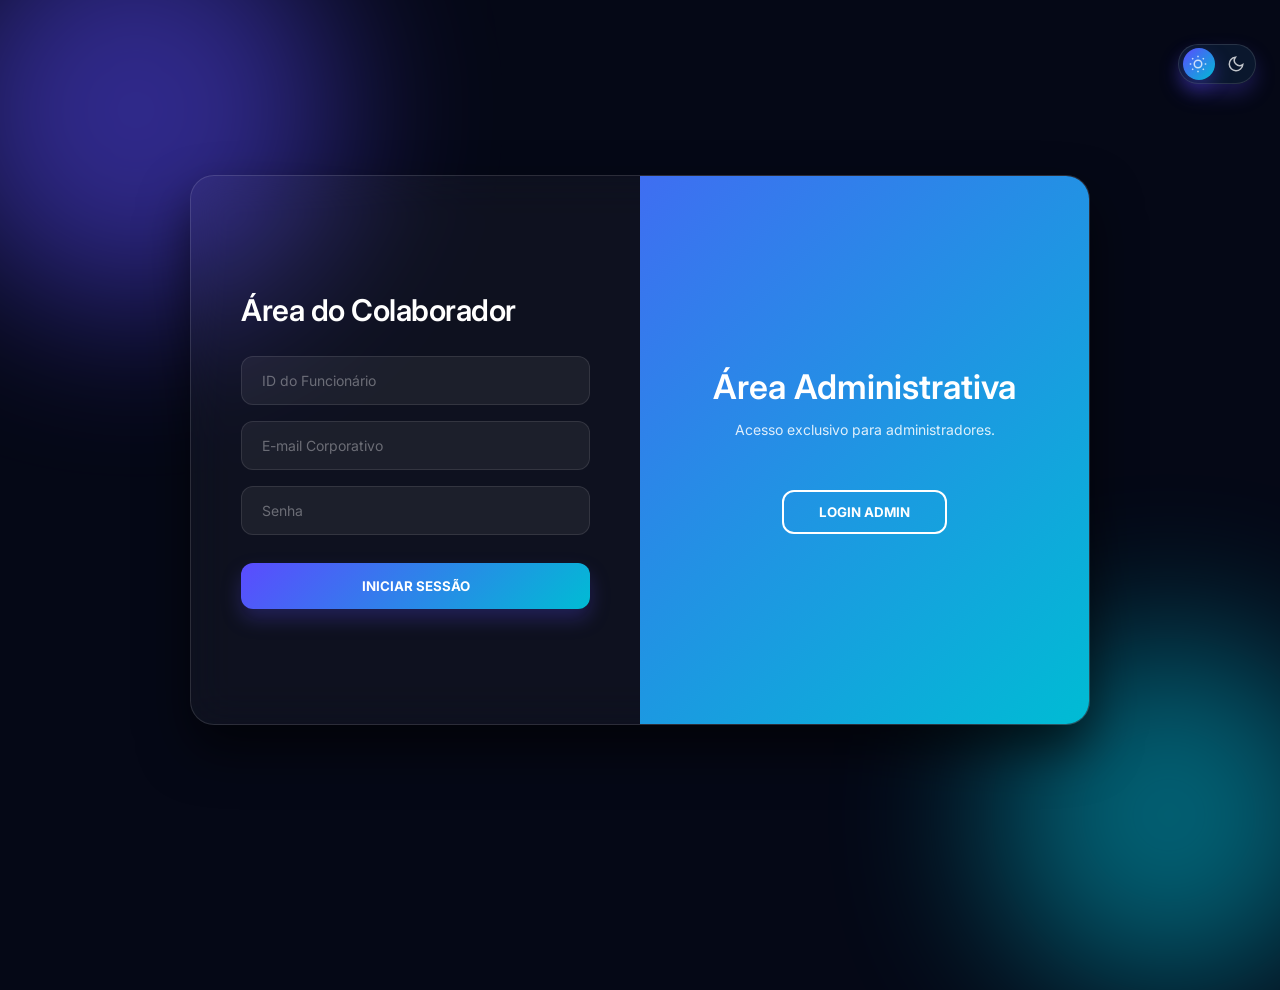
<file: SystemFrontEnd/dash2.html>
<!DOCTYPE html>
<html lang="pt">
<head>
    <meta charset="UTF-8">
    <meta name="viewport" content="width=device-width, initial-scale=1.0">
    <title>Portal do Funcionário</title>
    <link rel="stylesheet" href="dash2.css">
    <link href="https://fonts.googleapis.com/css2?family=Inter:wght@400;500;600;700;800&display=swap" rel="stylesheet">
</head>

<body>
    <script>
        if (localStorage.getItem("tema-claro") === "true") {
            document.body.classList.add("light-mode");
        }
    </script>

    <aside class="menu-lateral">
        <div class="logo-topo">
            <span class="icone" aria-hidden="true">
                <svg viewBox="0 0 24 24">
                    <path fill="currentColor" d="M9 11a4 4 0 1 0-4-4 4 4 0 0 0 4 4Zm6 1a3 3 0 1 0-3-3 3 3 0 0 0 3 3Zm-6 2c-3.314 0-6 1.79-6 4v1h8v-1c0-1.506.662-2.866 1.713-3.85A8.409 8.409 0 0 0 9 14Zm6 0c-1.717 0-3.207.592-4.148 1.48A4.97 4.97 0 0 1 13 19v1h8v-1c0-2.21-2.686-4-6-4Z"/>
                </svg>
            </span>

            <div>
                <h2>Sistema</h2>
                <p>Área do Funcionário</p>
            </div>
        </div>

        <nav class="opcoes-menu">
            <div class="item ativo" id="btn-dashboard" onclick="trocarAba('dashboard')">
                <span class="item-icon" aria-hidden="true"><svg viewBox="0 0 24 24"><path fill="currentColor" d="M4 13h6v7H4zm10-9h6v16h-6zM4 4h6v7H4zm10 5h6v3h-6z"/></svg></span>
                Inicio
            </div>

            <div class="item" id="btn-ponto" onclick="trocarAba('ponto')">
                <span class="item-icon" aria-hidden="true"><svg viewBox="0 0 24 24"><path fill="currentColor" d="M12 1a11 11 0 1 0 11 11A11 11 0 0 0 12 1Zm1 11.41 4.29 4.3-1.42 1.41L11 13V6h2Z"/></svg></span>
                Minhas Horas
            </div>

            <div class="item" id="btn-recibos" onclick="trocarAba('recibos')">
                <span class="item-icon" aria-hidden="true"><svg viewBox="0 0 24 24"><path fill="currentColor" d="M6 2h9l5 5v15H6zm8 1.5V8h4.5zM8 11h8v2H8zm0 4h8v2H8z"/></svg></span>
                Recibos
            </div>

            <div class="item" id="btn-ferias" onclick="trocarAba('ferias')">
                <span class="item-icon" aria-hidden="true"><svg viewBox="0 0 24 24"><path fill="currentColor" d="M12 2c3.1 0 4 2.4 4 4.5 0 1.1-.4 2.2-1.1 3.1 1.8.5 3.1 2.2 3.1 4.2 0 2.4-1.9 4.2-4.2 4.2h-.5V22h-2.6v-3.9h-.5C7.9 18.1 6 16.3 6 13.9c0-2 1.3-3.7 3.1-4.2A4.95 4.95 0 0 1 8 6.5C8 4.4 8.9 2 12 2"/></svg></span>
                Ferias
            </div>

            <div class="divisor"></div>

            <a href="login.html" class="item-sair">
                <span class="item-icon" aria-hidden="true"><svg viewBox="0 0 24 24"><path fill="currentColor" d="M10 17l5-5-5-5v3H3v4h7zm9 4H12v-2h7V5h-7V3h7a2 2 0 0 1 2 2v14a2 2 0 0 1-2 2"/></svg></span>
                Sair do Sistema
            </a>
        </nav>

        <div class="sidebar-profile-card">
            <div class="sidebar-profile-copy">
                <strong id="sidebar-nome">Funcionario</strong>
                <span id="sidebar-cargo">Cargo</span>
            </div>
            <div class="sidebar-avatar" id="sidebar-avatar">FN</div>
        </div>
    </aside>

    <main class="conteudo">
        <header class="topo">
            <div>
                <h1 id="titulo-pagina">Bem-vindo</h1>
                <p id="subtitulo-pagina">Aqui estão os teus dados.</p>
            </div>

            <div class="perfil">
                <button class="theme-toggle" id="theme-toggle" type="button" aria-label="Alternar entre tema claro e escuro" aria-pressed="false">
                    <span class="theme-icon sun" aria-hidden="true"><svg viewBox="0 0 24 24" fill="none" stroke="currentColor" stroke-width="2"><circle cx="12" cy="12" r="5"></circle><path d="M12 1v2M12 21v2M4.22 4.22l1.42 1.42M18.36 18.36l1.42 1.42M1 12h2M21 12h2M4.22 19.78l1.42-1.42M18.36 5.64l1.42-1.42"></path></svg></span>
                    <span class="theme-icon moon" aria-hidden="true"><svg viewBox="0 0 24 24" fill="none" stroke="currentColor" stroke-width="2"><path d="M21 12.79A9 9 0 1 1 11.21 3 7 7 0 0 0 21 12.79z"></path></svg></span>
                    <span class="theme-toggle-thumb"></span>
                </button>
            </div>
        </header>

        <section class="secao ativa" id="secao-dashboard">
            <div class="cards">
                <div class="card card-verde">
                    <div class="icone-card" aria-hidden="true"><svg viewBox="0 0 24 24"><path fill="currentColor" d="M7 4h10a2 2 0 0 1 2 2v12a2 2 0 0 1-2 2H7a2 2 0 0 1-2-2V6a2 2 0 0 1 2-2m5 3a3 3 0 1 0 3 3 3 3 0 0 0-3-3m-4 9h8v-1a4 4 0 0 0-8 0"/></svg></div>
                    <h3>Estado Atual</h3>
                    <div class="numero texto-menor" id="funcionario-status-card">Ativo</div>
                </div>

                <div class="card card-azul">
                    <div class="icone-card" aria-hidden="true"><svg viewBox="0 0 24 24"><path fill="currentColor" d="M4 6h16a2 2 0 0 1 2 2v8a2 2 0 0 1-2 2H4a2 2 0 0 1-2-2V8a2 2 0 0 1 2-2m0 2 8 5 8-5"/></svg></div>
                    <h3>Salário Base</h3>
                    <div class="numero texto-menor" id="funcionario-salario-card">Kz 0,00</div>
                </div>

                <div class="card card-amarelo">
                    <div class="icone-card" aria-hidden="true"><svg viewBox="0 0 24 24"><path fill="currentColor" d="M3 21h18v-2H3zm2-4h4V7H5zm5 0h4V3h-4zm5 0h4V10h-4z"/></svg></div>
                    <h3>Departamento</h3>
                    <div class="numero texto-menor" id="funcionario-departamento">Geral</div>
                </div>
            </div>

            <div class="caixa">
                <div class="status-topo">
                    <h2>Salário e Status</h2>
                    <button type="button" class="btn-status" onclick="abrirModalStatus()">Editar</button>
                </div>

                <div class="painel-status">
                    <div class="status-resumo-card">
                        <span class="status-label">Salário Base</span>
                        <strong class="status-salario" id="funcionario-salario">Kz 0,00</strong>
                    </div>

                    <div class="status-resumo-card">
                        <span class="status-label">Estado Atual</span>
                        <div class="status-badge" id="status-badge">Ativo</div>
                        <p class="texto-status" id="status-motivo-atual">Sem motivo informado.</p>
                    </div>
                </div>
            </div>

            <div class="caixa">
                <div class="status-topo">
                    <h2>Eventos da Empresa</h2>
                    <div class="status-badge status-ativo" id="contador-eventos">0 Eventos</div>
                </div>

                <p class="texto-status">Os próximos eventos publicados pelo administrador aparecem aqui. Podes comentar em cada publicação.</p>
                <div class="lista-eventos-funcionario" id="lista-eventos-funcionario"></div>
            </div>
        </section>

        <section class="secao" id="secao-ponto">
            <div class="caixa">
                <h2 class="titulo-secao">Minhas Horas</h2>
                <div class="tabela-wrapper">
                    <table class="tabela">
                        <thead>
                            <tr>
                                <th>Data</th>
                                <th>Entrada</th>
                                <th>Saída</th>
                                <th>Total</th>
                            </tr>
                        </thead>
                        <tbody>
                            <tr>
                                <td>18/05/2026</td>
                                <td>08:00</td>
                                <td>17:00</td>
                                <td class="verde">8h</td>
                            </tr>
                        </tbody>
                    </table>
                </div>
            </div>
        </section>

        <section class="secao" id="secao-recibos">
            <div class="caixa">
                <h2 class="titulo-secao">Recibos de Salário</h2>
                <div class="tabela-wrapper">
                    <table class="tabela">
                        <thead>
                            <tr>
                                <th>Mes</th>
                                <th>Tipo</th>
                                <th>Pagamento</th>
                                <th>Acao</th>
                            </tr>
                        </thead>
                        <tbody>
                            <tr>
                                <td>Abril / 2026</td>
                                <td>Salário</td>
                                <td>30/04/2026</td>
                                <td class="link">Abrir</td>
                            </tr>
                        </tbody>
                    </table>
                </div>
            </div>
        </section>

        <section class="secao" id="secao-ferias">
            <div class="caixa">
                <h2 class="titulo-secao">Férias e Ausências</h2>
                <div class="tabela-wrapper">
                    <table class="tabela">
                        <thead>
                            <tr>
                                <th>Periodo</th>
                                <th>Total</th>
                                <th>Estado</th>
                            </tr>
                        </thead>
                        <tbody>
                            <tr>
                                <td>01/08/2026 até 12/08/2026</td>
                                <td>12 Dias</td>
                                <td class="amarelo">A aguardar</td>
                            </tr>
                        </tbody>
                    </table>
                </div>
            </div>
        </section>
    </main>

    <div id="modal-status-overlay" class="modal-overlay-status" onclick="fecharModalStatus(event)">
        <div class="modal-status" onclick="event.stopPropagation()">
            <div class="modal-status-topo">
                <h3>Editar status</h3>
                <button type="button" class="modal-status-fechar" onclick="fecharModalStatus()" aria-label="Fechar">&times;</button>
            </div>

            <div class="status-editor-grid">
                <select id="status-selecao">
                    <option value="Ativo">Ativo</option>
                    <option value="Desativo">Desativo</option>
                    <option value="Licença">Licença</option>
                </select>
                <input type="text" id="status-motivo" maxlength="180" placeholder="Ex: Consulta médica, reunião externa, pausa...">
            </div>

            <p class="texto-status">Se escolher <strong>Desativo</strong> ou <strong>Licença</strong>, o motivo é obrigatório.</p>

            <div class="modal-status-acoes">
                <button type="button" class="btn-status btn-status-secundario" onclick="fecharModalStatus()">Cancelar</button>
                <button type="button" class="btn-status" onclick="salvarStatusFuncionario()">Salvar</button>
            </div>
        </div>
    </div>

    <script src="dash2.js"></script>
</body>
</html>
</file>
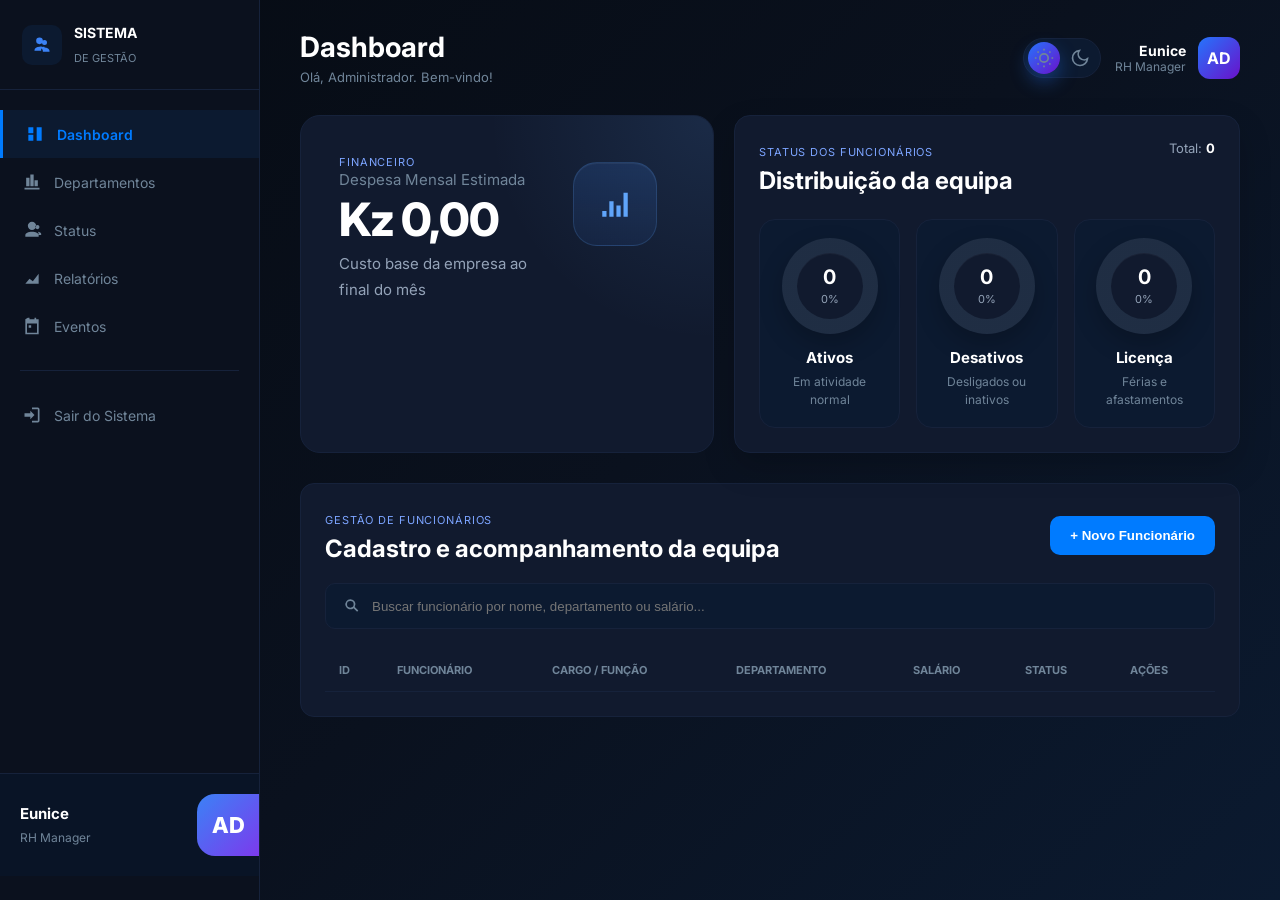
<file: SystemFrontEnd/dashboard.html>
<!DOCTYPE html>
<html lang="pt">
<head>
  <meta charset="UTF-8">
  <meta name="viewport" content="width=device-width, initial-scale=1.0">
  <title>Sistema de Gestão - Dashboard</title>
  <link rel="stylesheet" href="dashboard.css">
  <link href="https://fonts.googleapis.com/css2?family=Inter:wght@400;500;600;700;800&display=swap" rel="stylesheet">
</head>
<body>
  <script>
    if (localStorage.getItem("tema-claro") === "true") {
      document.body.classList.add("light-mode");
    }
  </script>

  <div class="dashboard-container">
    <aside class="sidebar">
      <div>
        <div class="sidebar-brand">
          <div class="brand-icon" aria-hidden="true">
            <svg viewBox="0 0 24 24">
              <path fill="currentColor" d="M9 11a4 4 0 1 0-4-4 4 4 0 0 0 4 4Zm6 1a3 3 0 1 0-3-3 3 3 0 0 0 3 3Zm-6 2c-3.314 0-6 1.79-6 4v1h8v-1c0-1.506.662-2.866 1.713-3.85A8.409 8.409 0 0 0 9 14Zm6 0c-1.717 0-3.207.592-4.148 1.48A4.97 4.97 0 0 1 13 19v1h8v-1c0-2.21-2.686-4-6-4Z"/>
            </svg>
          </div>
          <div class="finance-copy">
            <h3>SISTEMA</h3>
            <p>DE GESTÃO</p>
          </div>
        </div>

        <nav class="sidebar-menu">
          <a href="dashboard.html" class="menu-item active">
            <span class="menu-icon" aria-hidden="true">
              <svg viewBox="0 0 24 24">
                <path fill="currentColor" d="M4 13h6v7H4zm10-9h6v16h-6zM4 4h6v7H4zm10 5h6v3h-6z"/>
              </svg>
            </span>
            Dashboard
          </a>
          <a href="departamentos.html" class="menu-item">
            <span class="menu-icon" aria-hidden="true">
              <svg viewBox="0 0 24 24">
                <path fill="currentColor" d="M3 21h18v-2H3zm2-4h4V7H5zm5 0h4V3h-4zm5 0h4V10h-4z"/>
              </svg>
            </span>
            Departamentos
          </a>
          <a href="status-funcionarios.html" class="menu-item">
            <span class="menu-icon" aria-hidden="true">
              <svg viewBox="0 0 24 24">
                <path fill="currentColor" d="M12 12a5 5 0 1 0-5-5 5 5 0 0 0 5 5m0 2c-4.42 0-8 1.79-8 4v2h16v-2c0-2.21-3.58-4-8-4m6.5-8a2.5 2.5 0 1 1-2.5 2.5A2.5 2.5 0 0 1 18.5 6M19 14c1.95.19 4 1.01 4 2.5V18h-3v-1.5c0-.83-.38-1.8-1-2.5"/>
              </svg>
            </span>
            Status
          </a>
          <a href="relatorios.html" class="menu-item">
            <span class="menu-icon" aria-hidden="true">
              <svg viewBox="0 0 24 24">
                <path fill="currentColor" d="m4 19 5-6 4 3 7-9v12H4z"/>
              </svg>
            </span>
            Relatórios
          </a>
          <a href="eventos.html" class="menu-item">
            <span class="menu-icon" aria-hidden="true">
              <svg viewBox="0 0 24 24">
                <path fill="currentColor" d="M7 2h2v2h6V2h2v2h3v18H4V4zm11 7H6v11h12zM8 11h3v3H8z"/>
              </svg>
            </span>
            Eventos
          </a>
          <div class="menu-divider"></div>
          <a href="login.html" class="menu-item">
            <span class="menu-icon" aria-hidden="true">
              <svg viewBox="0 0 24 24">
                <path fill="currentColor" d="M10 17l5-5-5-5v3H3v4h7zm9 4H12v-2h7V5h-7V3h7a2 2 0 0 1 2 2v14a2 2 0 0 1-2 2"/>
              </svg>
            </span>
            Sair do Sistema
          </a>
        </nav>

        <div class="sidebar-user-card">
          <div class="sidebar-user-copy">
            <strong>Eunice</strong>
            <span>RH Manager</span>
          </div>
          <div class="sidebar-user-avatar">AD</div>
        </div>
      </div>
    </aside>

    <main class="main-content">
      <header class="content-header">
        <div class="header-title">
          <h1>Dashboard</h1>
          <p>Olá, Administrador. Bem-vindo!</p>
        </div>
        <div class="header-tools">
          <button class="theme-toggle" id="theme-toggle" type="button" aria-label="Alternar entre tema claro e escuro" aria-pressed="false">
            <span class="theme-icon sun" aria-hidden="true">
              <svg viewBox="0 0 24 24" fill="none" stroke="currentColor" stroke-width="2">
                <circle cx="12" cy="12" r="5"></circle>
                <path d="M12 1v2M12 21v2M4.22 4.22l1.42 1.42M18.36 18.36l1.42 1.42M1 12h2M21 12h2M4.22 19.78l1.42-1.42M18.36 5.64l1.42-1.42"></path>
              </svg>
            </span>
            <span class="theme-icon moon" aria-hidden="true">
              <svg viewBox="0 0 24 24" fill="none" stroke="currentColor" stroke-width="2">
                <path d="M21 12.79A9 9 0 1 1 11.21 3 7 7 0 0 0 21 12.79z"></path>
              </svg>
            </span>
            <span class="theme-toggle-thumb"></span>
          </button>

          <div class="user-profile">
            <div class="user-info">
              <h4>Eunice</h4>
              <p>RH Manager</p>
            </div>
            <div class="user-avatar">AD</div>
          </div>
        </div>
      </header>

      <section class="overview-grid">
        <article class="finance-card payroll-card">
          <div>
            <span class="section-eyebrow">Financeiro</span>
            <p class="finance-label">Despesa Mensal Estimada</p>
            <h3 class="finance-value" id="despesa-total">Kz 0,00</h3>
            <span class="finance-note">Custo base da empresa ao final do mês</span>
          </div>
          <div class="finance-icon" aria-hidden="true">
            <svg viewBox="0 0 24 24">
              <path fill="currentColor" d="M3 17h3v4H3zm5-7h3v11H8zm5 3h3v8h-3zm5-9h3v17h-3z"/>
            </svg>
          </div>
        </article>

        <article class="status-summary-card">
          <div class="status-summary-header">
            <div>
              <span class="section-eyebrow">Status dos Funcionários</span>
              <h2>Distribuição da equipa</h2>
            </div>
            <p>Total: <strong id="qtd-total-funcionarios">0</strong></p>
          </div>

          <div class="status-circles">
            <div class="status-circle-card">
              <div class="status-donut active" id="grafico-ativos" style="--percent:0%;">
                <div class="status-donut-inner">
                  <strong id="qtd-ativos">0</strong>
                  <span id="pct-ativos">0%</span>
                </div>
              </div>
              <div class="status-circle-copy">
                <h3>Ativos</h3>
                <p>Em atividade normal</p>
              </div>
            </div>

            <div class="status-circle-card">
              <div class="status-donut inactive" id="grafico-desativos" style="--percent:0%;">
                <div class="status-donut-inner">
                  <strong id="qtd-desativos">0</strong>
                  <span id="pct-desativos">0%</span>
                </div>
              </div>
              <div class="status-circle-copy">
                <h3>Desativos</h3>
                <p>Desligados ou inativos</p>
              </div>
            </div>

            <div class="status-circle-card">
              <div class="status-donut leave" id="grafico-licenca" style="--percent:0%;">
                <div class="status-donut-inner">
                  <strong id="qtd-licenca">0</strong>
                  <span id="pct-licenca">0%</span>
                </div>
              </div>
              <div class="status-circle-copy">
                <h3>Licença</h3>
                <p>Férias e afastamentos</p>
              </div>
            </div>
          </div>
        </article>
      </section>

      <section class="employee-layout">
        <article class="crud-section employee-main">
          <div class="crud-header">
            <div class="crud-copy">
              <span class="section-eyebrow">Gestão de funcionários</span>
              <h2>Cadastro e acompanhamento da equipa</h2>
            </div>
            <button class="btn-add" type="button" onclick="adicionarFuncionario()">
              <span>+</span> Novo Funcionário
            </button>
          </div>

          <div class="search-bar search-bar-wide">
            <span class="search-icon" aria-hidden="true">
              <svg viewBox="0 0 24 24">
                <path fill="currentColor" d="M10 4a6 6 0 1 0 3.87 10.59l4.27 4.27 1.41-1.41-4.27-4.27A6 6 0 0 0 10 4m0 2a4 4 0 1 1 0 8 4 4 0 0 1 0-8"/>
              </svg>
            </span>
            <input type="text" id="input-busca" placeholder="Buscar funcionário por nome, departamento ou salário...">
          </div>

          <div class="table-container">
            <table class="data-table">
              <thead>
                <tr>
                  <th>ID</th>
                  <th>Funcionário</th>
                  <th>Cargo / Função</th>
                  <th>Departamento</th>
                  <th>Salário</th>
                  <th>Status</th>
                  <th class="text-center">Ações</th>
                </tr>
              </thead>
              <tbody id="tabela-funcionarios"></tbody>
            </table>
            <div id="tabela-vazia" class="empty-state" style="display:none;">
              <div class="empty-icon" aria-hidden="true">
                <svg viewBox="0 0 24 24">
                  <path fill="currentColor" d="M16 11a3 3 0 1 0-3-3 3 3 0 0 0 3 3Zm-8 0a3 3 0 1 0-3-3 3 3 0 0 0 3 3Zm8 2c-2.327 0-7 1.17-7 3.5V19h14v-2.5C23 14.17 18.327 13 16 13Zm-8 0c-.29 0-.62.02-.97.058A5.575 5.575 0 0 1 9 16.5V19H1v-2.5C1 14.17 5.673 13 8 13Z"/>
                </svg>
              </div>
              <h3>Nenhum funcionário cadastrado</h3>
              <p>Crie um departamento e depois clique em <strong>+ Novo Funcionário</strong> para começar.</p>
            </div>
          </div>
        </article>
      </section>
    </main>
  </div>

  <div id="modal-overlay" class="modal-overlay" onclick="fecharModal(event)">
    <div class="modal" onclick="event.stopPropagation()">
      <div class="modal-header">
        <h3 id="modal-titulo">Novo Funcionário</h3>
        <button class="modal-close" type="button" onclick="fecharModal()" aria-label="Fechar">
          <svg viewBox="0 0 24 24">
            <path fill="currentColor" d="m18.3 5.71-1.41-1.42L12 9.17 7.11 4.29 5.7 5.71 10.59 10.6 5.7 15.49l1.41 1.41L12 12l4.89 4.9 1.41-1.41-4.88-4.89z"/>
          </svg>
        </button>
      </div>
      <div class="modal-body">
        <input type="hidden" id="modal-id">

        <div class="form-group">
          <label for="modal-nome">Nome completo</label>
          <input type="text" id="modal-nome" placeholder="Ex: Maria Ferreira">
        </div>

        <div class="form-group">
          <label for="modal-email">E-mail corporativo</label>
          <input type="email" id="modal-email" placeholder="Ex: maria.f@empresa.com">
        </div>

        <div class="form-row">
          <div class="form-group">
            <label for="modal-cargo">Cargo / Função</label>
            <input type="text" id="modal-cargo" placeholder="Ex: Engenheira de Software">
          </div>
          <div class="form-group">
            <label for="modal-departamento">Departamento</label>
            <select id="modal-departamento"></select>
          </div>
        </div>

        <div class="form-row">
          <div class="form-group">
            <label for="modal-salario">Salário base (Kz)</label>
            <input type="number" id="modal-salario" min="0" step="0.01" placeholder="Ex: 350000">
          </div>
          <div class="form-group">
            <label for="modal-ajuste">Observação salarial</label>
            <input type="text" id="modal-ajuste" placeholder="Promoção, ajuste ou redução">
          </div>
        </div>

        <div class="form-group">
          <label>Status</label>
          <div class="status-select">
            <label class="status-option">
              <input type="radio" name="modal-status" value="Ativo" checked>
              <span class="status-opt-label badge-active">Ativo</span>
            </label>
            <label class="status-option">
              <input type="radio" name="modal-status" value="Desativo">
              <span class="status-opt-label badge-inactive">Desativo</span>
            </label>
            <label class="status-option">
              <input type="radio" name="modal-status" value="Licença">
              <span class="status-opt-label badge-leave">Licença</span>
            </label>
          </div>
        </div>
      </div>
      <div class="modal-footer">
        <button class="btn-cancel" type="button" onclick="fecharModal()">Cancelar</button>
        <button class="btn-save" type="button" onclick="salvarModal()">Salvar</button>
      </div>
    </div>
  </div>

  <script src="index.js"></script>
</body>
</html>
</file>
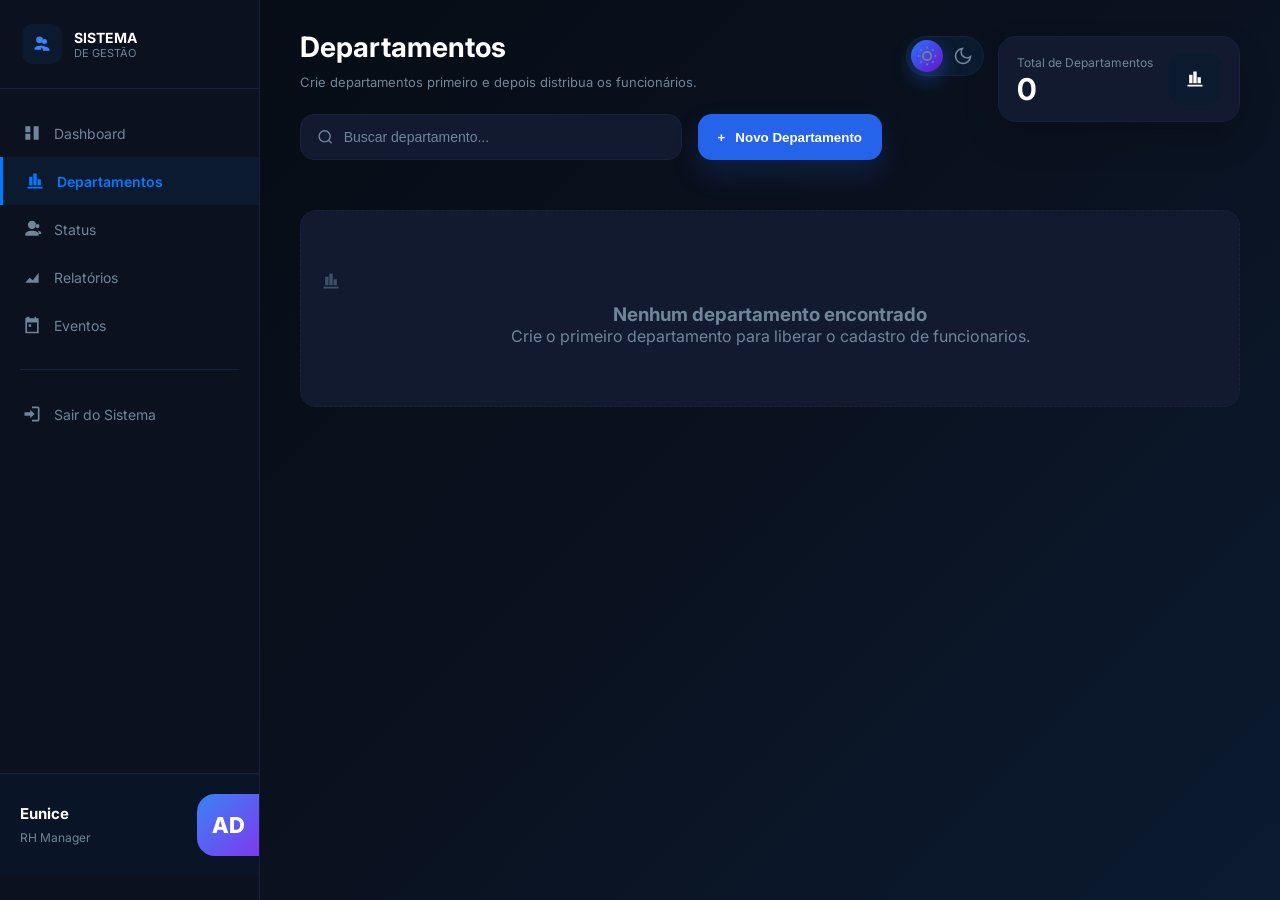
<file: SystemFrontEnd/departamentos.html>
<!DOCTYPE html>
<html lang="pt">
<head>
  <meta charset="UTF-8" />
  <meta name="viewport" content="width=device-width, initial-scale=1.0"/>
  <title>Sistema de Gestão - Departamentos</title>
  <link rel="stylesheet" href="dashboard.css">
  <link rel="stylesheet" href="departamentos.css">
  <link href="https://fonts.googleapis.com/css2?family=Inter:wght@400;500;600;700;800&display=swap" rel="stylesheet">
</head>
<body>
<script>
  if (localStorage.getItem("tema-claro") === "true") {
    document.body.classList.add("light-mode");
  }
</script>

<div class="dashboard-container">
  <aside class="sidebar">
    <div>
      <div class="sidebar-brand">
        <div class="brand-icon" aria-hidden="true">
          <svg viewBox="0 0 24 24">
            <path fill="currentColor" d="M9 11a4 4 0 1 0-4-4 4 4 0 0 0 4 4Zm6 1a3 3 0 1 0-3-3 3 3 0 0 0 3 3Zm-6 2c-3.314 0-6 1.79-6 4v1h8v-1c0-1.506.662-2.866 1.713-3.85A8.409 8.409 0 0 0 9 14Zm6 0c-1.717 0-3.207.592-4.148 1.48A4.97 4.97 0 0 1 13 19v1h8v-1c0-2.21-2.686-4-6-4Z"/>
          </svg>
        </div>
        <div>
          <h3>SISTEMA</h3>
          <p>DE GESTÃO</p>
        </div>
      </div>

      <nav class="sidebar-menu">
        <a href="dashboard.html" class="menu-item">
          <span class="menu-icon" aria-hidden="true"><svg viewBox="0 0 24 24"><path fill="currentColor" d="M4 13h6v7H4zm10-9h6v16h-6zM4 4h6v7H4zm10 5h6v3h-6z"/></svg></span>
          Dashboard
        </a>
        <a href="departamentos.html" class="menu-item active">
          <span class="menu-icon" aria-hidden="true"><svg viewBox="0 0 24 24"><path fill="currentColor" d="M3 21h18v-2H3zm2-4h4V7H5zm5 0h4V3h-4zm5 0h4V10h-4z"/></svg></span>
          Departamentos
        </a>
        <a href="status-funcionarios.html" class="menu-item">
          <span class="menu-icon" aria-hidden="true"><svg viewBox="0 0 24 24"><path fill="currentColor" d="M12 12a5 5 0 1 0-5-5 5 5 0 0 0 5 5m0 2c-4.42 0-8 1.79-8 4v2h16v-2c0-2.21-3.58-4-8-4m6.5-8a2.5 2.5 0 1 1-2.5 2.5A2.5 2.5 0 0 1 18.5 6M19 14c1.95.19 4 1.01 4 2.5V18h-3v-1.5c0-.83-.38-1.8-1-2.5"/></svg></span>
          Status
        </a>
        <a href="relatorios.html" class="menu-item">
          <span class="menu-icon" aria-hidden="true"><svg viewBox="0 0 24 24"><path fill="currentColor" d="m4 19 5-6 4 3 7-9v12H4z"/></svg></span>
          Relatórios
        </a>
        <a href="eventos.html" class="menu-item">
          <span class="menu-icon" aria-hidden="true"><svg viewBox="0 0 24 24"><path fill="currentColor" d="M7 2h2v2h6V2h2v2h3v18H4V4zm11 7H6v11h12zM8 11h3v3H8z"/></svg></span>
          Eventos
        </a>
        <div class="menu-divider"></div>
        <a href="login.html" class="menu-item">
          <span class="menu-icon" aria-hidden="true"><svg viewBox="0 0 24 24"><path fill="currentColor" d="M10 17l5-5-5-5v3H3v4h7zm9 4H12v-2h7V5h-7V3h7a2 2 0 0 1 2 2v14a2 2 0 0 1-2 2"/></svg></span>
          Sair do Sistema
        </a>
      </nav>

      <div class="sidebar-user-card">
        <div class="sidebar-user-copy">
          <strong>Eunice</strong>
          <span>RH Manager</span>
        </div>
        <div class="sidebar-user-avatar">AD</div>
      </div>
    </div>
  </aside>

  <main class="main-content">
    <header class="content-header">
      <div class="header-title">
        <h1>Departamentos</h1>
        <p>Crie departamentos primeiro e depois distribua os funcionários.</p>

        <div class="header-actions">
          <div class="search-wrap">
            <svg width="18" height="18" fill="none" viewBox="0 0 24 24" stroke="currentColor" stroke-width="2">
              <circle cx="11" cy="11" r="8"/>
              <path d="m21 21-4.35-4.35"/>
            </svg>
            <input type="text" id="search-input" placeholder="Buscar departamento..." />
          </div>

          <button class="btn-department" type="button" onclick="abrirModalDepartamento()">
            <span>+</span>
            Novo Departamento
          </button>
        </div>
      </div>

      <div class="header-side">
        <button class="theme-toggle" id="theme-toggle" type="button" aria-label="Alternar entre tema claro e escuro" aria-pressed="false">
          <span class="theme-icon sun" aria-hidden="true"><svg viewBox="0 0 24 24" fill="none" stroke="currentColor" stroke-width="2"><circle cx="12" cy="12" r="5"></circle><path d="M12 1v2M12 21v2M4.22 4.22l1.42 1.42M18.36 18.36l1.42 1.42M1 12h2M21 12h2M4.22 19.78l1.42-1.42M18.36 5.64l1.42-1.42"></path></svg></span>
          <span class="theme-icon moon" aria-hidden="true"><svg viewBox="0 0 24 24" fill="none" stroke="currentColor" stroke-width="2"><path d="M21 12.79A9 9 0 1 1 11.21 3 7 7 0 0 0 21 12.79z"></path></svg></span>
          <span class="theme-toggle-thumb"></span>
        </button>

        <div class="header-info-card">
          <div>
            <span>Total de Departamentos</span>
            <h3 id="total-deps">0</h3>
          </div>
          <div class="header-info-icon" aria-hidden="true">
            <svg viewBox="0 0 24 24">
              <path fill="currentColor" d="M3 21h18v-2H3zm2-4h4V7H5zm5 0h4V3h-4zm5 0h4V10h-4z"/>
            </svg>
          </div>
        </div>
      </div>
    </header>

    <div class="deps-grid" id="deps-grid"></div>

    <div class="deps-empty" id="deps-empty">
      <div class="deps-empty-icon" aria-hidden="true">
        <svg viewBox="0 0 24 24">
          <path fill="currentColor" d="M3 21h18v-2H3zm2-4h4V7H5zm5 0h4V3h-4zm5 0h4V10h-4z"/>
        </svg>
      </div>
      <h3>Nenhum departamento encontrado</h3>
      <p>Crie o primeiro departamento para liberar o cadastro de funcionarios.</p>
    </div>
  </main>
</div>

<div class="modal-overlay" id="modal-detail-overlay">
  <div class="modal" id="modal-detail">
    <div class="modal-header">
      <div class="modal-header-left">
        <div class="modal-icon" id="md-icon"></div>
        <div>
          <div class="modal-title" id="md-title">Tecnologia</div>
          <div class="modal-subtitle" id="md-subtitle">0 membros</div>
        </div>
      </div>

      <button class="modal-close" id="btn-close-detail" aria-label="Fechar">
        <svg viewBox="0 0 24 24">
          <path fill="currentColor" d="m18.3 5.71-1.41-1.42L12 9.17 7.11 4.29 5.7 5.71 10.59 10.6 5.7 15.49l1.41 1.41L12 12l4.89 4.9 1.41-1.41-4.88-4.89z"/>
        </svg>
      </button>
    </div>

    <div class="modal-body">
      <div class="detail-stats" id="md-stats"></div>
      <div class="detail-section-title">Membros do Departamento</div>
      <div class="member-list" id="md-members"></div>
    </div>

    <div class="modal-footer">
      <button class="btn-secondary" id="btn-close-detail2" type="button">Fechar</button>
    </div>
  </div>
</div>

<div class="modal-overlay" id="department-modal-overlay" onclick="fecharModalDepartamento(event)">
  <div class="modal modal-small" onclick="event.stopPropagation()">
    <div class="modal-header">
      <div>
        <div class="modal-title">Novo Departamento</div>
        <div class="modal-subtitle">Nome unico, sem diferenca entre maiusculas e minusculas.</div>
      </div>

      <button class="modal-close" type="button" onclick="fecharModalDepartamento()" aria-label="Fechar">
        <svg viewBox="0 0 24 24">
          <path fill="currentColor" d="m18.3 5.71-1.41-1.42L12 9.17 7.11 4.29 5.7 5.71 10.59 10.6 5.7 15.49l1.41 1.41L12 12l4.89 4.9 1.41-1.41-4.88-4.89z"/>
        </svg>
      </button>
    </div>

    <div class="modal-body">
      <div class="department-form">
        <label for="department-name">Nome do departamento</label>
        <input type="text" id="department-name" placeholder="Ex: Tecnologia">
      </div>
    </div>

    <div class="modal-footer">
      <button class="btn-secondary" type="button" onclick="fecharModalDepartamento()">Cancelar</button>
      <button class="btn-department primary" type="button" onclick="salvarDepartamento()">Salvar</button>
    </div>
  </div>
</div>

<script src="departamentos.js"></script>

</body>
</html>
</file>
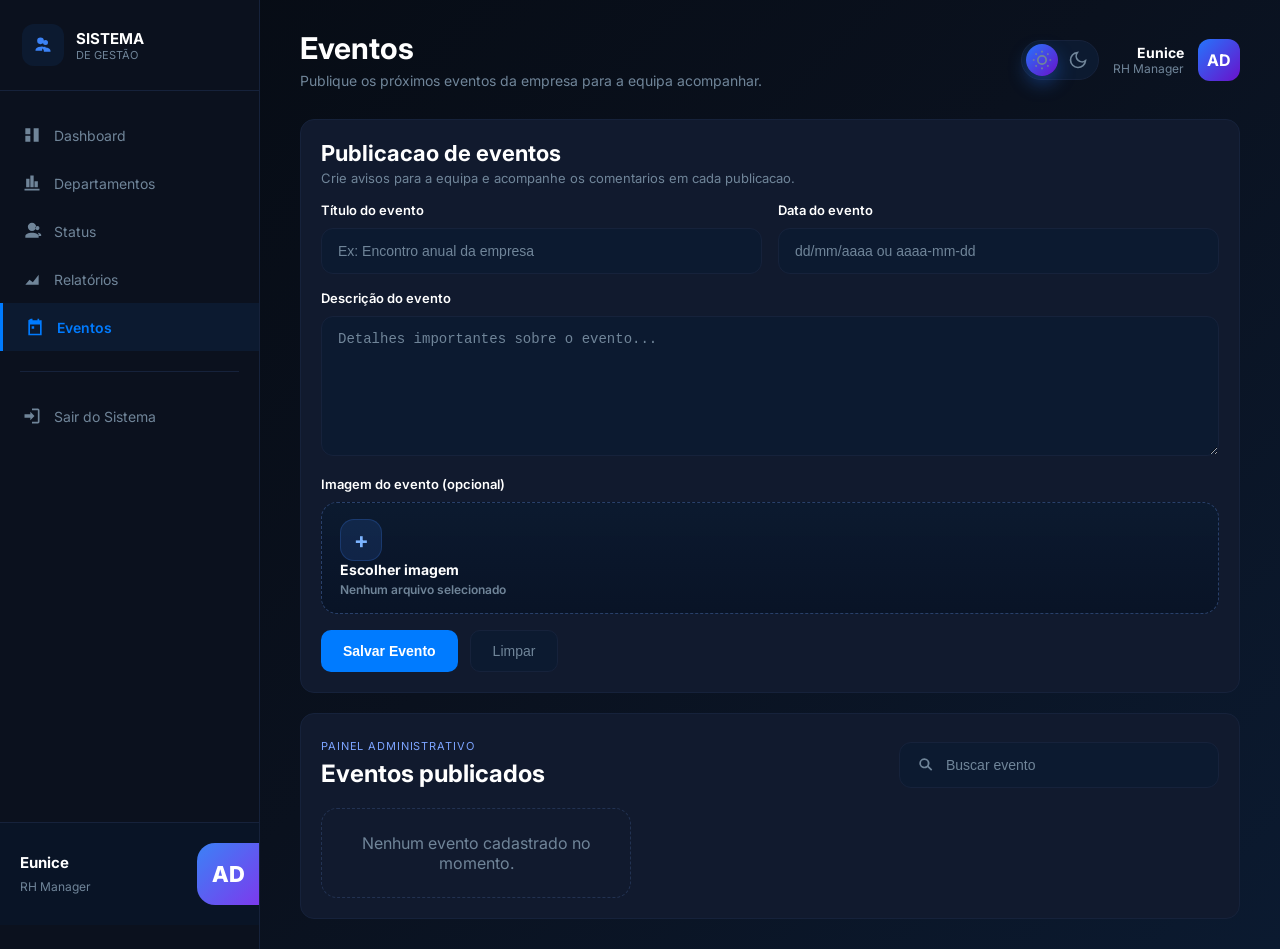
<file: SystemFrontEnd/eventos.html>
<!DOCTYPE html>
<html lang="pt-BR">
<head>
  <meta charset="UTF-8">
  <meta name="viewport" content="width=device-width, initial-scale=1.0">
  <title>Sistema de Gestão - Eventos</title>
  <link rel="stylesheet" href="relatorios.css">
  <link href="https://fonts.googleapis.com/css2?family=Inter:wght@400;500;600;700&display=swap" rel="stylesheet">
</head>
<body>
  <script>
    if (localStorage.getItem("tema-claro") === "true") {
      document.body.classList.add("light-mode");
    }
  </script>

  <div class="dashboard-container">
    <aside class="sidebar">
      <div class="sidebar-brand">
        <div class="brand-icon" aria-hidden="true">
          <svg viewBox="0 0 24 24">
            <path fill="currentColor" d="M9 11a4 4 0 1 0-4-4 4 4 0 0 0 4 4Zm6 1a3 3 0 1 0-3-3 3 3 0 0 0 3 3Zm-6 2c-3.314 0-6 1.79-6 4v1h8v-1c0-1.506.662-2.866 1.713-3.85A8.409 8.409 0 0 0 9 14Zm6 0c-1.717 0-3.207.592-4.148 1.48A4.97 4.97 0 0 1 13 19v1h8v-1c0-2.21-2.686-4-6-4Z"/>
          </svg>
        </div>
        <div>
          <h3>SISTEMA</h3>
          <p>DE GESTÃO</p>
        </div>
      </div>

      <nav class="sidebar-menu">
        <a href="dashboard.html" class="menu-item">
          <span class="menu-icon" aria-hidden="true"><svg viewBox="0 0 24 24"><path fill="currentColor" d="M4 13h6v7H4zm10-9h6v16h-6zM4 4h6v7H4zm10 5h6v3h-6z"/></svg></span>
          Dashboard
        </a>
        <a href="departamentos.html" class="menu-item">
          <span class="menu-icon" aria-hidden="true"><svg viewBox="0 0 24 24"><path fill="currentColor" d="M3 21h18v-2H3zm2-4h4V7H5zm5 0h4V3h-4zm5 0h4V10h-4z"/></svg></span>
          Departamentos
        </a>
        <a href="status-funcionarios.html" class="menu-item">
          <span class="menu-icon" aria-hidden="true"><svg viewBox="0 0 24 24"><path fill="currentColor" d="M12 12a5 5 0 1 0-5-5 5 5 0 0 0 5 5m0 2c-4.42 0-8 1.79-8 4v2h16v-2c0-2.21-3.58-4-8-4m6.5-8a2.5 2.5 0 1 1-2.5 2.5A2.5 2.5 0 0 1 18.5 6M19 14c1.95.19 4 1.01 4 2.5V18h-3v-1.5c0-.83-.38-1.8-1-2.5"/></svg></span>
          Status
        </a>
        <a href="relatorios.html" class="menu-item">
          <span class="menu-icon" aria-hidden="true"><svg viewBox="0 0 24 24"><path fill="currentColor" d="m4 19 5-6 4 3 7-9v12H4z"/></svg></span>
          Relatórios
        </a>
        <a href="eventos.html" class="menu-item active">
          <span class="menu-icon" aria-hidden="true"><svg viewBox="0 0 24 24"><path fill="currentColor" d="M7 2h2v2h6V2h2v2h3v18H4V4zm11 7H6v11h12zM8 11h3v3H8z"/></svg></span>
          Eventos
        </a>
        <div class="menu-divider"></div>
        <a href="login.html" class="menu-item">
          <span class="menu-icon" aria-hidden="true"><svg viewBox="0 0 24 24"><path fill="currentColor" d="M10 17l5-5-5-5v3H3v4h7zm9 4H12v-2h7V5h-7V3h7a2 2 0 0 1 2 2v14a2 2 0 0 1-2 2"/></svg></span>
          Sair do Sistema
        </a>
      </nav>

      <div class="sidebar-user-card">
        <div class="sidebar-user-copy">
          <strong>Eunice</strong>
          <span>RH Manager</span>
        </div>
        <div class="sidebar-user-avatar">AD</div>
      </div>
    </aside>

    <main class="main-content">
      <header class="content-header">
        <div class="header-title">
          <h1>Eventos</h1>
          <p>Publique os próximos eventos da empresa para a equipa acompanhar.</p>
        </div>

        <div class="header-tools">
          <button class="theme-toggle" id="theme-toggle" type="button" aria-label="Alternar entre tema claro e escuro" aria-pressed="false">
            <span class="theme-icon sun" aria-hidden="true"><svg viewBox="0 0 24 24" fill="none" stroke="currentColor" stroke-width="2"><circle cx="12" cy="12" r="5"></circle><path d="M12 1v2M12 21v2M4.22 4.22l1.42 1.42M18.36 18.36l1.42 1.42M1 12h2M21 12h2M4.22 19.78l1.42-1.42M18.36 5.64l1.42-1.42"></path></svg></span>
            <span class="theme-icon moon" aria-hidden="true"><svg viewBox="0 0 24 24" fill="none" stroke="currentColor" stroke-width="2"><path d="M21 12.79A9 9 0 1 1 11.21 3 7 7 0 0 0 21 12.79z"></path></svg></span>
            <span class="theme-toggle-thumb"></span>
          </button>

          <div class="user-profile">
            <div class="user-info">
              <h4>Eunice</h4>
              <p>RH Manager</p>
            </div>
            <div class="user-avatar">AD</div>
          </div>
        </div>
      </header>

      <section class="eventos-section">
        <div class="relatorio-form evento-form">
          <div class="section-heading">
            <div>
              <h2>Publicacao de eventos</h2>
              <p>Crie avisos para a equipa e acompanhe os comentarios em cada publicacao.</p>
            </div>
          </div>

          <div class="form-grid">
            <div class="form-field">
              <label for="eventoTitulo">Título do evento</label>
              <input type="text" id="eventoTitulo" placeholder="Ex: Encontro anual da empresa">
            </div>

            <div class="form-field">
              <label for="eventoData">Data do evento</label>
              <input type="text" id="eventoData" placeholder="dd/mm/aaaa ou aaaa-mm-dd">
            </div>
          </div>

          <div class="form-field">
            <label for="eventoDescricao">Descrição do evento</label>
            <textarea id="eventoDescricao" placeholder="Detalhes importantes sobre o evento..."></textarea>
          </div>

          <div class="form-field">
            <label for="eventoImagem">Imagem do evento (opcional)</label>
            <div class="upload-field">
              <input class="upload-input" type="file" id="eventoImagem" accept="image/*">
              <label class="upload-label" for="eventoImagem">
                <span class="upload-icon" aria-hidden="true">+</span>
                <span class="upload-copy">
                  <strong>Escolher imagem</strong>
                  <small id="eventoImagemNome">Nenhum arquivo selecionado</small>
                </span>
              </label>
            </div>
          </div>

          <div class="form-actions">
            <button class="btn-save" id="salvarEvento" type="button">Salvar Evento</button>
            <button class="btn-clear" id="limparEvento" type="button">Limpar</button>
          </div>
        </div>

        <div class="crud-section">
          <div class="crud-header">
            <div>
              <span class="section-eyebrow">Painel administrativo</span>
              <h2 class="crud-title">Eventos publicados</h2>
            </div>

            <div class="search-bar">
              <span class="search-icon" aria-hidden="true"><svg viewBox="0 0 24 24"><path fill="currentColor" d="M10 4a6 6 0 1 0 3.87 10.59l4.27 4.27 1.41-1.41-4.27-4.27A6 6 0 0 0 10 4m0 2a4 4 0 1 1 0 8 4 4 0 0 1 0-8"/></svg></span>
              <input type="text" id="buscaEvento" placeholder="Buscar evento">
            </div>
          </div>

          <div class="lista-eventos-admin" id="lista-eventos-admin"></div>
        </div>
      </section>
    </main>
  </div>

  <script src="eventos.js"></script>
</body>
</html>
</file>
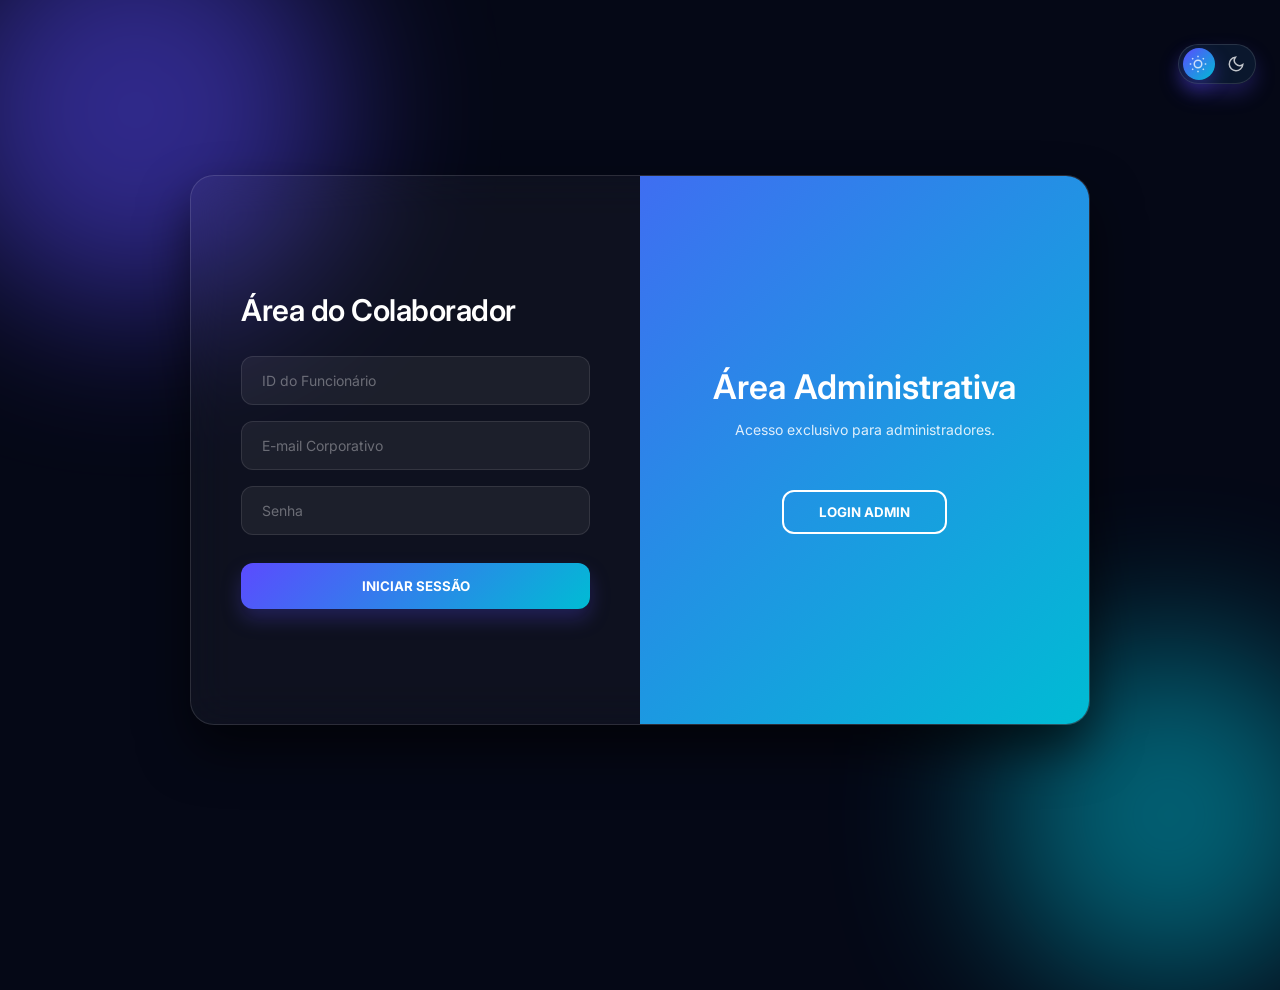
<file: SystemFrontEnd/login.html>
<!DOCTYPE html>
<html lang="pt-BR">
<head>
    <meta charset="UTF-8" />
    <meta name="viewport" content="width=device-width, initial-scale=1.0" />
    <title>Gestão de Funcionários - Login</title>
    <link rel="preconnect" href="https://fonts.googleapis.com">
    <link rel="preconnect" href="https://fonts.gstatic.com" crossorigin>
    <link href="https://fonts.googleapis.com/css2?family=Inter:wght@400;500;600;700;800&display=swap" rel="stylesheet">
    <link rel="stylesheet" href="login.css" />
</head>
<body>
    <script>
        if (localStorage.getItem("tema-claro") === "true") {
            document.body.classList.add("light-mode");
        }
    </script>

    <button
        class="theme-toggle"
        id="theme-toggle"
        type="button"
        aria-label="Alternar entre tema claro e escuro"
        aria-pressed="false"
    >
        <span class="theme-icon sun" aria-hidden="true">
            <svg viewBox="0 0 24 24" fill="none" stroke="currentColor" stroke-width="2">
                <circle cx="12" cy="12" r="5"></circle>
                <path d="M12 1v2M12 21v2M4.22 4.22l1.42 1.42M18.36 18.36l1.42 1.42M1 12h2M21 12h2M4.22 19.78l1.42-1.42M18.36 5.64l1.42-1.42"></path>
            </svg>
        </span>
        <span class="theme-icon moon" aria-hidden="true">
            <svg viewBox="0 0 24 24" fill="none" stroke="currentColor" stroke-width="2">
                <path d="M21 12.79A9 9 0 1 1 11.21 3 7 7 0 0 0 21 12.79z"></path>
            </svg>
        </span>
        <span class="theme-toggle-thumb"></span>
    </button>

    <div class="bg-circles">
        <div class="circle circle-1"></div>
        <div class="circle circle-2"></div>
    </div>

    <div class="container" id="container">
        <div class="form-container login-container">
            <form id="form-funcionario">
                <h1>Área do Colaborador</h1>

                <input
                    type="number"
                    id="funcionario-id"
                    class="input-field"
                    placeholder="ID do Funcionário"
                    required
                >

                <input
                    type="email"
                    id="funcionario-email"
                    class="input-field"
                    placeholder="E-mail Corporativo"
                    required
                >

                <input
                    type="password"
                    id="funcionario-senha"
                    class="input-field"
                    placeholder="Senha"
                    required
                >

                <button type="submit">Iniciar Sessão</button>
            </form>
        </div>

        <div class="form-container register-container">
            <form id="form-admin">
                <h1>Painel Administrativo</h1>

                <input
                    type="email"
                    id="admin-email"
                    class="input-field"
                    placeholder="E-mail do Administrador"
                    required
                >

                <input
                    type="password"
                    id="admin-senha"
                    class="input-field"
                    placeholder="Senha"
                    required
                >

                <button type="submit">Entrar</button>
            </form>
        </div>

        <div class="overlay-container">
            <div class="overlay">
                <div class="overlay-panel overlay-left">
                    <h1>Área do Funcionário</h1>
                    <p>Entre com o ID, email corporativo e a senha.</p>
                    <button class="ghost-btn" id="login" type="button">Login Funcionário</button>
                </div>

                <div class="overlay-panel overlay-right">
                    <h1>Área Administrativa</h1>
                    <p>Acesso exclusivo para administradores.</p>
                    <button class="ghost-btn" id="register" type="button">Login Admin</button>
                </div>
            </div>
        </div>
    </div>

    <script src="login.js"></script>
</body>
</html>
</file>
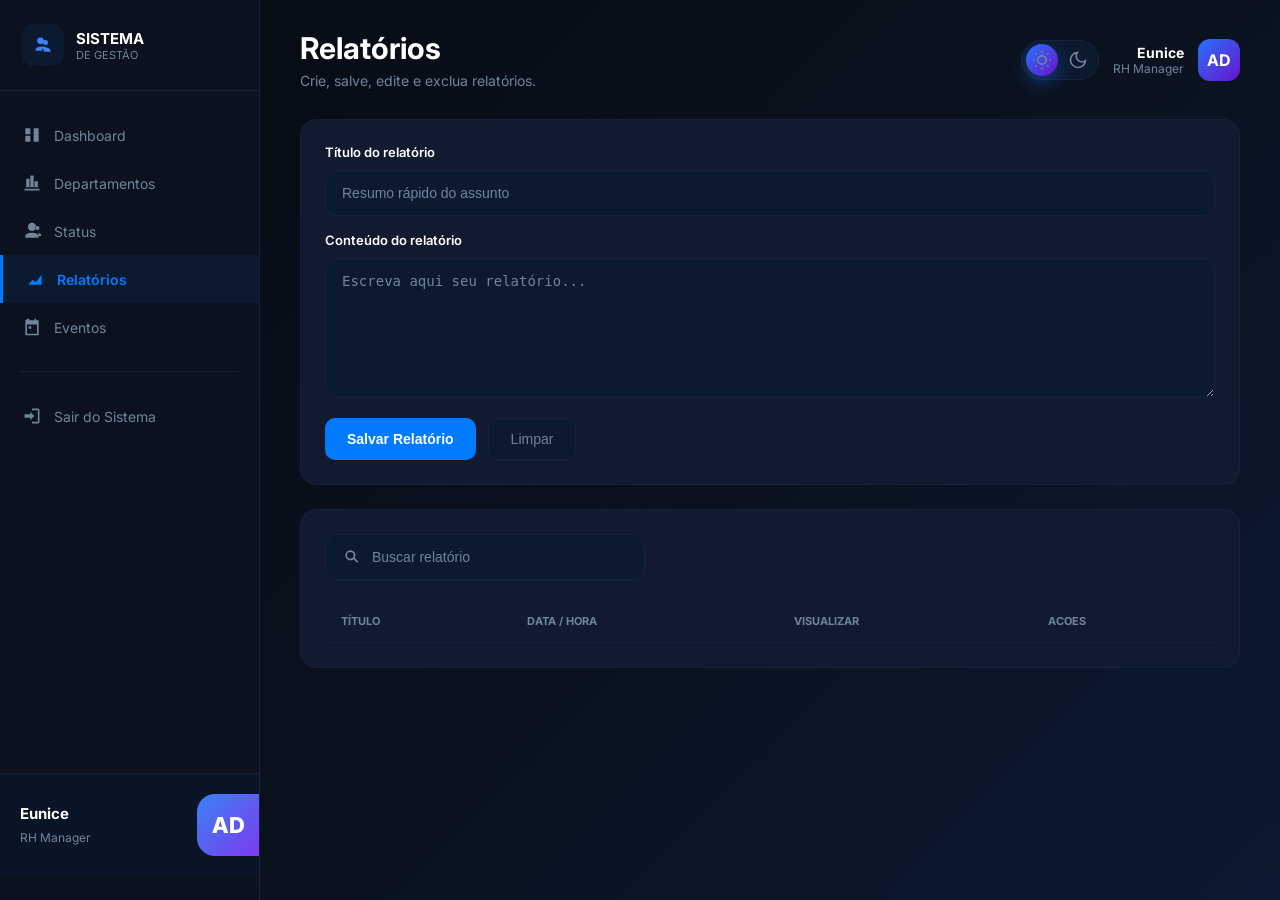
<file: SystemFrontEnd/relatorios.html>
<!DOCTYPE html>
<html lang="pt-BR">
<head>
  <meta charset="UTF-8">
  <meta name="viewport" content="width=device-width, initial-scale=1.0">
  <title>Sistema de Gestão - Relatórios</title>
  <link rel="stylesheet" href="relatorios.css">
  <link href="https://fonts.googleapis.com/css2?family=Inter:wght@400;500;600;700&display=swap" rel="stylesheet">
</head>
<body>
  <script>
    if (localStorage.getItem("tema-claro") === "true") {
      document.body.classList.add("light-mode");
    }
  </script>

  <div class="dashboard-container">
    <aside class="sidebar">
      <div class="sidebar-brand">
        <div class="brand-icon" aria-hidden="true">
          <svg viewBox="0 0 24 24">
            <path fill="currentColor" d="M9 11a4 4 0 1 0-4-4 4 4 0 0 0 4 4Zm6 1a3 3 0 1 0-3-3 3 3 0 0 0 3 3Zm-6 2c-3.314 0-6 1.79-6 4v1h8v-1c0-1.506.662-2.866 1.713-3.85A8.409 8.409 0 0 0 9 14Zm6 0c-1.717 0-3.207.592-4.148 1.48A4.97 4.97 0 0 1 13 19v1h8v-1c0-2.21-2.686-4-6-4Z"/>
          </svg>
        </div>
        <div>
          <h3>SISTEMA</h3>
          <p>DE GESTÃO</p>
        </div>
      </div>

      <nav class="sidebar-menu">
        <a href="dashboard.html" class="menu-item">
          <span class="menu-icon" aria-hidden="true"><svg viewBox="0 0 24 24"><path fill="currentColor" d="M4 13h6v7H4zm10-9h6v16h-6zM4 4h6v7H4zm10 5h6v3h-6z"/></svg></span>
          Dashboard
        </a>
        <a href="departamentos.html" class="menu-item">
          <span class="menu-icon" aria-hidden="true"><svg viewBox="0 0 24 24"><path fill="currentColor" d="M3 21h18v-2H3zm2-4h4V7H5zm5 0h4V3h-4zm5 0h4V10h-4z"/></svg></span>
          Departamentos
        </a>
        <a href="status-funcionarios.html" class="menu-item">
          <span class="menu-icon" aria-hidden="true"><svg viewBox="0 0 24 24"><path fill="currentColor" d="M12 12a5 5 0 1 0-5-5 5 5 0 0 0 5 5m0 2c-4.42 0-8 1.79-8 4v2h16v-2c0-2.21-3.58-4-8-4m6.5-8a2.5 2.5 0 1 1-2.5 2.5A2.5 2.5 0 0 1 18.5 6M19 14c1.95.19 4 1.01 4 2.5V18h-3v-1.5c0-.83-.38-1.8-1-2.5"/></svg></span>
          Status
        </a>
        <a href="relatorios.html" class="menu-item active">
          <span class="menu-icon" aria-hidden="true"><svg viewBox="0 0 24 24"><path fill="currentColor" d="m4 19 5-6 4 3 7-9v12H4z"/></svg></span>
          Relatórios
        </a>
        <a href="eventos.html" class="menu-item">
          <span class="menu-icon" aria-hidden="true"><svg viewBox="0 0 24 24"><path fill="currentColor" d="M7 2h2v2h6V2h2v2h3v18H4V4zm11 7H6v11h12zM8 11h3v3H8z"/></svg></span>
          Eventos
        </a>
        <div class="menu-divider"></div>
        <a href="login.html" class="menu-item">
          <span class="menu-icon" aria-hidden="true"><svg viewBox="0 0 24 24"><path fill="currentColor" d="M10 17l5-5-5-5v3H3v4h7zm9 4H12v-2h7V5h-7V3h7a2 2 0 0 1 2 2v14a2 2 0 0 1-2 2"/></svg></span>
          Sair do Sistema
        </a>
      </nav>

      <div class="sidebar-user-card">
        <div class="sidebar-user-copy">
          <strong>Eunice</strong>
          <span>RH Manager</span>
        </div>
        <div class="sidebar-user-avatar">AD</div>
      </div>
    </aside>

    <main class="main-content">
      <header class="content-header">
        <div class="header-title">
          <h1>Relatórios</h1>
          <p>Crie, salve, edite e exclua relatórios.</p>
        </div>

        <div class="header-tools">
          <button class="theme-toggle" id="theme-toggle" type="button" aria-label="Alternar entre tema claro e escuro" aria-pressed="false">
            <span class="theme-icon sun" aria-hidden="true"><svg viewBox="0 0 24 24" fill="none" stroke="currentColor" stroke-width="2"><circle cx="12" cy="12" r="5"></circle><path d="M12 1v2M12 21v2M4.22 4.22l1.42 1.42M18.36 18.36l1.42 1.42M1 12h2M21 12h2M4.22 19.78l1.42-1.42M18.36 5.64l1.42-1.42"></path></svg></span>
            <span class="theme-icon moon" aria-hidden="true"><svg viewBox="0 0 24 24" fill="none" stroke="currentColor" stroke-width="2"><path d="M21 12.79A9 9 0 1 1 11.21 3 7 7 0 0 0 21 12.79z"></path></svg></span>
            <span class="theme-toggle-thumb"></span>
          </button>

          <div class="user-profile">
            <div class="user-info">
              <h4>Eunice</h4>
              <p>RH Manager</p>
            </div>
            <div class="user-avatar">AD</div>
          </div>
        </div>
      </header>

      <section class="relatorio-form">
        <div class="form-field">
          <label for="relatorioTitulo">Título do relatório</label>
          <input type="text" id="relatorioTitulo" placeholder="Resumo rápido do assunto">
        </div>

        <div class="form-field">
          <label for="relatorioConteudo">Conteúdo do relatório</label>
          <textarea id="relatorioConteudo" placeholder="Escreva aqui seu relatório..."></textarea>
        </div>

        <div class="form-actions">
          <button class="btn-save" id="salvarRelatorio" type="button">Salvar Relatório</button>
          <button class="btn-clear" id="limparRelatorio" type="button">Limpar</button>
        </div>
      </section>

      <section class="crud-section report-table">
        <div class="crud-header">
          <div class="search-bar">
            <span class="search-icon" aria-hidden="true"><svg viewBox="0 0 24 24"><path fill="currentColor" d="M10 4a6 6 0 1 0 3.87 10.59l4.27 4.27 1.41-1.41-4.27-4.27A6 6 0 0 0 10 4m0 2a4 4 0 1 1 0 8 4 4 0 0 1 0-8"/></svg></span>
            <input type="text" id="buscaRelatorio" placeholder="Buscar relatório">
          </div>
        </div>

        <div class="table-wrapper">
          <table class="table-relatorios">
            <thead>
              <tr>
                <th>Título</th>
                <th>Data / Hora</th>
                <th>Visualizar</th>
                <th class="text-center">Acoes</th>
              </tr>
            </thead>
            <tbody id="relatoriosTable"></tbody>
          </table>
        </div>
      </section>

    </main>
  </div>

  <script src="relatorios.js"></script>
</body>
</html>
</file>
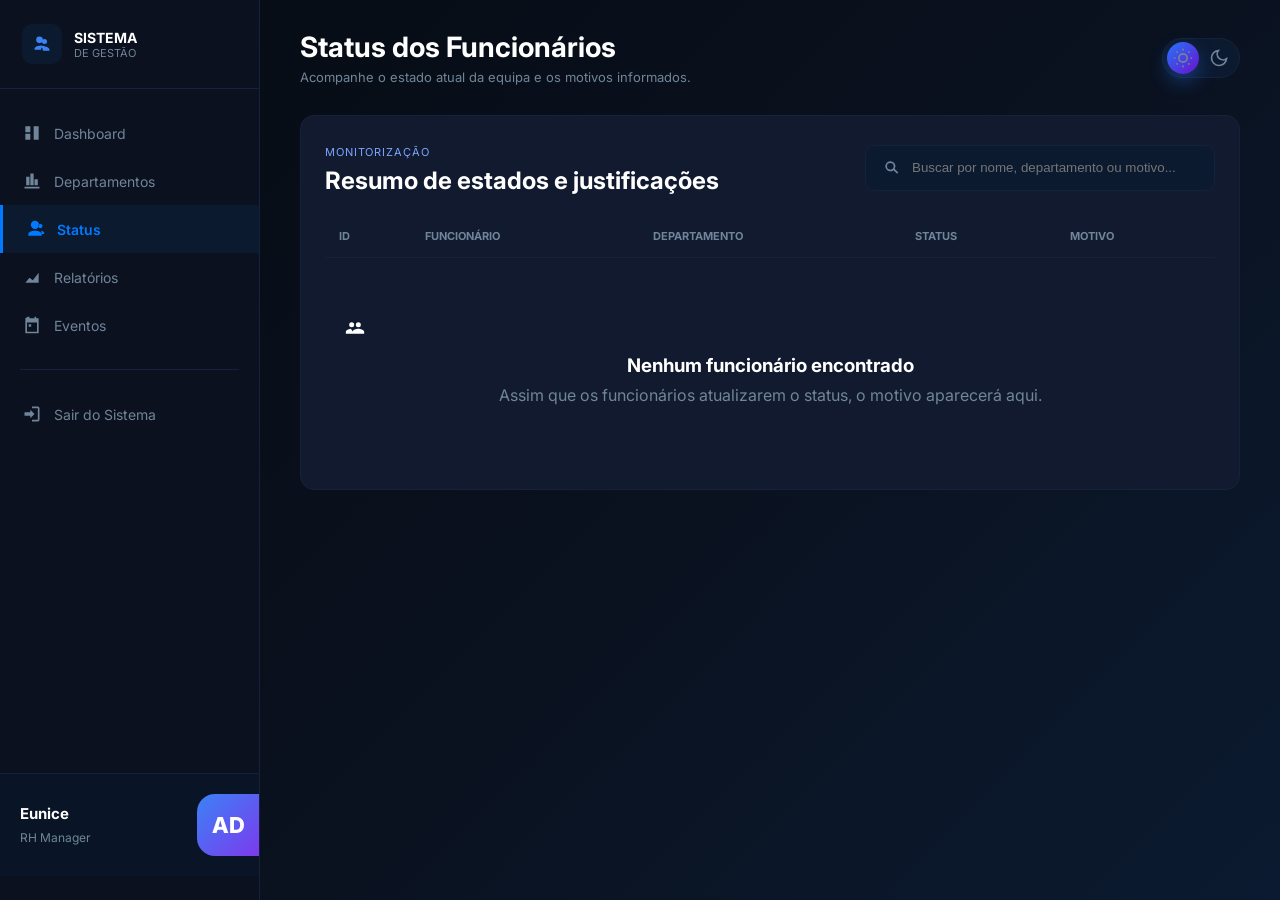
<file: SystemFrontEnd/status-funcionarios.html>
<!DOCTYPE html>
<html lang="pt-BR">
<head>
  <meta charset="UTF-8">
  <meta name="viewport" content="width=device-width, initial-scale=1.0">
  <title>Sistema de Gestão - Status dos Funcionários</title>
  <link rel="stylesheet" href="dashboard.css">
  <link href="https://fonts.googleapis.com/css2?family=Inter:wght@400;500;600;700;800&display=swap" rel="stylesheet">
</head>
<body>
  
  <script>
    if (localStorage.getItem("tema-claro") === "true") {
      document.body.classList.add("light-mode");
    }
  </script>

  <div class="dashboard-container">
    <aside class="sidebar">
      <div>
      <div class="sidebar-brand">
        <div class="brand-icon" aria-hidden="true">
          <svg viewBox="0 0 24 24">
            <path fill="currentColor" d="M9 11a4 4 0 1 0-4-4 4 4 0 0 0 4 4Zm6 1a3 3 0 1 0-3-3 3 3 0 0 0 3 3Zm-6 2c-3.314 0-6 1.79-6 4v1h8v-1c0-1.506.662-2.866 1.713-3.85A8.409 8.409 0 0 0 9 14Zm6 0c-1.717 0-3.207.592-4.148 1.48A4.97 4.97 0 0 1 13 19v1h8v-1c0-2.21-2.686-4-6-4Z"/>
          </svg>
        </div>
        <div>
          <h3>SISTEMA</h3>
          <p>DE GESTÃO</p>
        </div>
      </div>

      <nav class="sidebar-menu">
        <a href="dashboard.html" class="menu-item">
          <span class="menu-icon" aria-hidden="true"><svg viewBox="0 0 24 24"><path fill="currentColor" d="M4 13h6v7H4zm10-9h6v16h-6zM4 4h6v7H4zm10 5h6v3h-6z"/></svg></span>
          Dashboard
        </a>
        <a href="departamentos.html" class="menu-item">
          <span class="menu-icon" aria-hidden="true"><svg viewBox="0 0 24 24"><path fill="currentColor" d="M3 21h18v-2H3zm2-4h4V7H5zm5 0h4V3h-4zm5 0h4V10h-4z"/></svg></span>
          Departamentos
        </a>
        <a href="status-funcionarios.html" class="menu-item active">
          <span class="menu-icon" aria-hidden="true"><svg viewBox="0 0 24 24"><path fill="currentColor" d="M12 12a5 5 0 1 0-5-5 5 5 0 0 0 5 5m0 2c-4.42 0-8 1.79-8 4v2h16v-2c0-2.21-3.58-4-8-4m6.5-8a2.5 2.5 0 1 1-2.5 2.5A2.5 2.5 0 0 1 18.5 6M19 14c1.95.19 4 1.01 4 2.5V18h-3v-1.5c0-.83-.38-1.8-1-2.5"/></svg></span>
          Status
        </a>
        <a href="relatorios.html" class="menu-item">
          <span class="menu-icon" aria-hidden="true"><svg viewBox="0 0 24 24"><path fill="currentColor" d="m4 19 5-6 4 3 7-9v12H4z"/></svg></span>
          Relatórios
        </a>
        <a href="eventos.html" class="menu-item">
          <span class="menu-icon" aria-hidden="true"><svg viewBox="0 0 24 24"><path fill="currentColor" d="M7 2h2v2h6V2h2v2h3v18H4V4zm11 7H6v11h12zM8 11h3v3H8z"/></svg></span>
          Eventos
        </a>
        <div class="menu-divider"></div>
        <a href="login.html" class="menu-item">
          <span class="menu-icon" aria-hidden="true"><svg viewBox="0 0 24 24"><path fill="currentColor" d="M10 17l5-5-5-5v3H3v4h7zm9 4H12v-2h7V5h-7V3h7a2 2 0 0 1 2 2v14a2 2 0 0 1-2 2"/></svg></span>
          Sair do Sistema
        </a>
      </nav>

      <div class="sidebar-user-card">
        <div class="sidebar-user-copy">
          <strong>Eunice</strong>
          <span>RH Manager</span>
        </div>
        <div class="sidebar-user-avatar">AD</div>
      </div>
      </div>
    </aside>

    <main class="main-content">
      <header class="content-header">
        <div class="header-title">
          <h1>Status dos Funcionários</h1>
          <p>Acompanhe o estado atual da equipa e os motivos informados.</p>
        </div>
        <div class="header-tools">
          <button class="theme-toggle" id="theme-toggle" type="button" aria-label="Alternar entre tema claro e escuro" aria-pressed="false">
            <span class="theme-icon sun" aria-hidden="true"><svg viewBox="0 0 24 24" fill="none" stroke="currentColor" stroke-width="2"><circle cx="12" cy="12" r="5"></circle><path d="M12 1v2M12 21v2M4.22 4.22l1.42 1.42M18.36 18.36l1.42 1.42M1 12h2M21 12h2M4.22 19.78l1.42-1.42M18.36 5.64l1.42-1.42"></path></svg></span>
            <span class="theme-icon moon" aria-hidden="true"><svg viewBox="0 0 24 24" fill="none" stroke="currentColor" stroke-width="2"><path d="M21 12.79A9 9 0 1 1 11.21 3 7 7 0 0 0 21 12.79z"></path></svg></span>
            <span class="theme-toggle-thumb"></span>
          </button>
        </div>
      </header>

      <section class="crud-section">
        <div class="crud-header">
          <div class="crud-copy">
            <span class="section-eyebrow">Monitorização</span>
            <h2>Resumo de estados e justificações</h2>
          </div>
          <div class="search-bar">
            <span class="search-icon" aria-hidden="true">
              <svg viewBox="0 0 24 24">
                <path fill="currentColor" d="M10 4a6 6 0 1 0 3.87 10.59l4.27 4.27 1.41-1.41-4.27-4.27A6 6 0 0 0 10 4m0 2a4 4 0 1 1 0 8 4 4 0 0 1 0-8"/>
              </svg>
            </span>
            <input type="text" id="busca-status" placeholder="Buscar por nome, departamento ou motivo...">
          </div>
        </div>

        <div class="table-container">
          <table class="data-table">
            <thead>
              <tr>
                <th>ID</th>
                <th>Funcionário</th>
                <th>Departamento</th>
                <th>Status</th>
                <th>Motivo</th>
              </tr>
            </thead>
            <tbody id="tabela-status-funcionarios"></tbody>
          </table>
          <div id="status-vazio" class="empty-state" style="display:none;">
            <div class="empty-icon" aria-hidden="true">
              <svg viewBox="0 0 24 24">
                <path fill="currentColor" d="M16 11a3 3 0 1 0-3-3 3 3 0 0 0 3 3Zm-8 0a3 3 0 1 0-3-3 3 3 0 0 0 3 3Zm8 2c-2.327 0-7 1.17-7 3.5V19h14v-2.5C23 14.17 18.327 13 16 13Zm-8 0c-.29 0-.62.02-.97.058A5.575 5.575 0 0 1 9 16.5V19H1v-2.5C1 14.17 5.673 13 8 13Z"/>
              </svg>
            </div>
            <h3>Nenhum funcionário encontrado</h3>
            <p>Assim que os funcionários atualizarem o status, o motivo aparecerá aqui.</p>
          </div>
        </div>
      </section>
    </main>
  </div>

  <script src="status-funcionarios.js"></script>
</body>
</html>
</file>
<file: SystemFrontEnd/dash2.css>
*{
    margin:0;
    padding:0;
    box-sizing:border-box;
}

body{
    font-family:'Inter',sans-serif;
    background:linear-gradient(135deg,#060b13 0%,#0a111e 50%,#0b1a30 100%);
    color:#fff;
    display:flex;
    min-height:100vh;
    overflow:auto;
}

.menu-lateral{
    width:260px;
    background:#0b111e;
    border-right:1px solid #16223b;
    display:flex;
    flex-direction:column;
    padding:24px 0;
}

.logo-topo{
    display:flex;
    align-items:center;
    gap:14px;
    padding:0 22px 24px;
    border-bottom:1px solid #16223b;
}

.icone{
    width:45px;
    height:45px;
    border-radius:12px;
    background:#0c1a30;
    color:#3b82f6;
    display:flex;
    align-items:center;
    justify-content:center;
}

.icone svg,
.item-icon svg,
.icone-card svg,
.theme-icon svg{
    width:20px;
    height:20px;
    display:block;
}

.logo-topo h2{
    font-size:17px;
}

.logo-topo p{
    color:#708599;
    font-size:12px;
}

.opcoes-menu{
    margin-top:20px;
    display:flex;
    flex-direction:column;
    flex:1;
}

.item{
    display:flex;
    align-items:center;
    gap:12px;
    padding:14px 22px;
    color:#708599;
    cursor:pointer;
    transition:background-color .18s ease,color .18s ease,border-color .18s ease;
}

.item:hover{
    color:#fff;
    background:rgba(255,255,255,.03);
}

.item.ativo{
    background:#0c1a30;
    border-left:4px solid #007bff;
    color:#007bff;
    font-weight:600;
}

.divisor{
    height:1px;
    background:#16223b;
    margin:20px;
}

.item-sair{
    display:flex;
    align-items:center;
    gap:12px;
    padding:14px 22px;
    text-decoration:none;
    color:#708599;
}

.item-sair:hover{
    color:#ff5252;
}

.sidebar-profile-card{
    margin:20px 0 0;
    padding:20px 0 20px 20px;
    background:#091426;
    border-top:1px solid #16223b;
    display:flex;
    align-items:center;
    justify-content:space-between;
    gap:12px;
}

.sidebar-profile-copy{
    min-width:0;
}

.sidebar-profile-copy strong{
    display:block;
    font-size:15px;
    line-height:1.15;
    word-break:break-word;
}

.sidebar-profile-copy span{
    display:block;
    margin-top:10px;
    color:#708599;
    font-size:12px;
}

.sidebar-avatar{
    width:62px;
    height:62px;
    border-radius:18px 0 0 18px;
    background:linear-gradient(135deg,#3b82f6,#7c3aed);
    display:flex;
    align-items:center;
    justify-content:center;
    font-weight:800;
    font-size:24px;
    flex-shrink:0;
}

.conteudo{
    flex:1;
    min-width:0;
    overflow:visible;
}

.topo{
    display:flex;
    justify-content:space-between;
    align-items:center;
    padding:30px 40px;
    border-bottom:1px solid #16223b;
}

.topo h1{
    font-size:30px;
}

.topo p{
    margin-top:5px;
    color:#708599;
}

.perfil{
    display:flex;
    align-items:center;
    gap:14px;
}

.theme-toggle{
    width:78px;
    height:40px;
    border:none;
    border-radius:999px;
    background:#0c1a30;
    border:1px solid #16223b;
    position:relative;
    cursor:pointer;
    padding:0 10px;
    display:flex;
    align-items:center;
    justify-content:space-between;
    color:#708599;
    transition:background-color .18s ease,border-color .18s ease,color .18s ease,box-shadow .18s ease;
}

.theme-toggle-thumb{
    position:absolute;
    top:3px;
    left:4px;
    width:32px;
    height:32px;
    border-radius:50%;
    background:linear-gradient(135deg,#2575fc,#6a11cb);
    transition:left .18s ease,background-color .18s ease,box-shadow .18s ease;
    box-shadow:0 8px 18px rgba(37,117,252,.35);
}

.theme-icon{
    position:relative;
    z-index:1;
}

.secao{
    display:none;
    padding:30px 40px;
}

.secao.ativa{
    display:block;
}

.cards{
    display:grid;
    grid-template-columns:repeat(3,1fr);
    gap:20px;
    margin-bottom:30px;
}

.card{
    background:#111a2e;
    border:1px solid #16223b;
    border-radius:14px;
    padding:24px;
}

.card-verde{
    border-left:5px solid #00e676;
}

.card-azul{
    border-left:5px solid #00bcd4;
}

.card-amarelo{
    border-left:5px solid #ffea00;
}

.icone-card{
    font-size:18px;
    margin-bottom:12px;
}

.card h3{
    color:#708599;
    font-size:13px;
    margin-bottom:10px;
}

.numero{
    font-size:24px;
    font-weight:700;
}

.texto-menor{
    font-size:16px;
}

.caixa{
    background:#111a2e;
    border:1px solid #16223b;
    border-radius:14px;
    padding:25px;
    margin-bottom:24px;
}

.status-topo{
    display:flex;
    justify-content:space-between;
    align-items:center;
    gap:12px;
    margin-bottom:15px;
}

.status-badge{
    display:inline-flex;
    align-items:center;
    justify-content:center;
    padding:8px 16px;
    border-radius:30px;
    font-size:13px;
    font-weight:700;
}

.status-ativo{
    background:rgba(0,230,118,.15);
    color:#00e676;
}

.status-desativo{
    background:rgba(255,82,82,.15);
    color:#ff5252;
}

.status-licenca{
    background:rgba(255,234,0,.15);
    color:#ffea00;
}

.texto-status{
    color:#708599;
}

.painel-status{
    display:grid;
    grid-template-columns:repeat(2,minmax(0,1fr));
    gap:16px;
}

.status-resumo-card{
    padding:18px;
    border-radius:16px;
    background:#0c1a30;
    border:1px solid #16223b;
}

.status-label{
    display:block;
    font-size:11px;
    text-transform:uppercase;
    letter-spacing:.06em;
    color:#708599;
    margin-bottom:10px;
}

.status-salario{
    display:block;
    font-size:28px;
    font-weight:800;
    margin-bottom:10px;
}

.btn-status{
    height:44px;
    padding:0 18px;
    border:none;
    border-radius:12px;
    background:#007bff;
    color:#fff;
    font-weight:700;
    cursor:pointer;
}

.btn-status-secundario{
    background:#0c1a30;
    border:1px solid #16223b;
}

.lista-eventos-funcionario{
    display:grid;
    gap:14px;
    margin-top:20px;
    grid-template-columns:repeat(auto-fit,minmax(260px,340px));
}

.evento-card{
    border:1px solid #16223b;
    border-radius:16px;
    padding:14px;
    background:#0e1729;
    max-width:340px;
}

.evento-card img{
    width:100%;
    height:150px;
    object-fit:cover;
    border-radius:12px;
    margin:12px 0;
}

.evento-meta{
    display:flex;
    justify-content:space-between;
    gap:12px;
    margin-bottom:6px;
    color:#7ca4ff;
    font-size:11px;
    text-transform:uppercase;
    letter-spacing:.05em;
}

.evento-card h4{
    font-size:18px;
    margin-bottom:6px;
}

.evento-card p{
    color:#9fb0c8;
    line-height:1.5;
    font-size:13px;
}

.comentarios{
    margin-top:14px;
    padding-top:14px;
    border-top:1px solid #16223b;
}

.comentarios h5{
    margin-bottom:8px;
    font-size:13px;
}

.comentario-item{
    padding:10px 12px;
    border-radius:12px;
    background:#111f38;
    margin-bottom:8px;
}

.comentario-item strong{
    display:block;
    margin-bottom:4px;
}

.comentario-item span{
    color:#8ea4bf;
    font-size:11px;
}

.comentario-form{
    display:flex;
    gap:10px;
    margin-top:10px;
}

.comentario-form input{
    flex:1;
    background:#0c1a30;
    border:1px solid #16223b;
    border-radius:12px;
    padding:10px 12px;
    color:#fff;
    font-size:13px;
}

.comentario-form button{
    border:none;
    border-radius:12px;
    padding:0 14px;
    background:#007bff;
    color:#fff;
    font-weight:600;
    cursor:pointer;
    font-size:13px;
}

.sem-eventos{
    padding:24px;
    text-align:center;
    border:1px dashed #223252;
    border-radius:18px;
    color:#708599;
}

.titulo-secao{
    margin-bottom:20px;
    color:#007bff;
}

.tabela-wrapper{
    overflow-x:auto;
}

.tabela{
    width:100%;
    border-collapse:collapse;
}

.tabela th{
    padding:14px;
    text-align:left;
    font-size:12px;
    color:#708599;
    border-bottom:1px solid #16223b;
}

.tabela td{
    padding:15px;
    border-bottom:1px solid #16223b;
}

.verde{
    color:#00e676;
    font-weight:600;
}

.amarelo{
    color:#ffea00;
    font-weight:600;
}

.link{
    color:#007bff;
    cursor:pointer;
}

.modal-overlay-status{
    position:fixed;
    inset:0;
    background:rgba(0,0,0,.72);
    backdrop-filter:blur(4px);
    display:none;
    align-items:center;
    justify-content:center;
    z-index:999;
    padding:20px;
}

.modal-overlay-status.open{
    display:flex;
}

.modal-status{
    width:100%;
    max-width:520px;
    background:#111a2e;
    border:1px solid #16223b;
    border-radius:18px;
    padding:24px;
}

.modal-status-topo{
    display:flex;
    justify-content:space-between;
    align-items:center;
    margin-bottom:18px;
}

.modal-status-fechar{
    width:38px;
    height:38px;
    border:none;
    border-radius:10px;
    background:#0c1a30;
    color:#708599;
    cursor:pointer;
    font-size:24px;
}

.status-editor-grid{
    display:grid;
    grid-template-columns:180px minmax(0,1fr);
    gap:12px;
    margin-bottom:12px;
}

.status-editor-grid select,
.status-editor-grid input{
    height:48px;
    border-radius:12px;
    border:1px solid #16223b;
    background:#0c1a30;
    color:#fff;
    padding:0 14px;
    outline:none;
}

.modal-status-acoes{
    display:flex;
    justify-content:flex-end;
    gap:10px;
    margin-top:18px;
}

@media(max-width:1000px){
    .cards{
        grid-template-columns:1fr;
    }
}

@media(max-width:800px){
    body{
        flex-direction:column;
    }

    .menu-lateral{
        width:100%;
    }

    .topo{
        align-items:flex-start;
    }

    .secao{
        padding:20px;
    }

    .painel-status,
    .status-editor-grid,
    .comentario-form{
        grid-template-columns:1fr;
        flex-direction:column;
    }
}

body.light-mode{
    background:linear-gradient(135deg,#eef4ff 0%,#f7fbff 55%,#ffffff 100%);
    color:#0f172a;
}

body.light-mode .menu-lateral{
    background:#f8fbff;
    border-right-color:#dbe5f0;
}

body.light-mode .logo-topo,
body.light-mode .divisor,
body.light-mode .sidebar-profile-card,
body.light-mode .topo,
body.light-mode .tabela th,
body.light-mode .tabela td{
    border-color:#dbe5f0;
}

body.light-mode .logo-topo h2,
body.light-mode .topo h1,
body.light-mode .sidebar-profile-copy strong,
body.light-mode .numero,
body.light-mode .caixa h2,
body.light-mode .evento-card h4,
body.light-mode .comentario-item strong,
body.light-mode .modal-status h3{
    color:#0f172a;
}

body.light-mode .logo-topo p,
body.light-mode .item,
body.light-mode .topo p,
body.light-mode .sidebar-profile-copy span,
body.light-mode .card h3,
body.light-mode .texto-status,
body.light-mode .tabela th,
body.light-mode .evento-card p,
body.light-mode .comentario-item span,
body.light-mode .sem-eventos,
body.light-mode .status-label{
    color:#64748b;
}

body.light-mode .item:hover{
    color:#0f172a;
    background:rgba(37,99,235,.08);
}

body.light-mode .item.ativo{
    background:#e8f1ff;
    color:#2563eb;
    border-left-color:#2563eb;
}

body.light-mode .card,
body.light-mode .caixa,
body.light-mode .sidebar-profile-card,
body.light-mode .status-resumo-card,
body.light-mode .evento-card,
body.light-mode .comentario-item,
body.light-mode .modal-status{
    background:rgba(255,255,255,.92);
    border-color:#dbe5f0;
    box-shadow:0 14px 35px rgba(148,163,184,.14);
}

body.light-mode .theme-toggle,
body.light-mode .status-editor-grid select,
body.light-mode .status-editor-grid input,
body.light-mode .comentario-form input,
body.light-mode .modal-status-fechar,
body.light-mode .btn-status-secundario{
    background:#edf4ff;
    border-color:#dbe5f0;
    color:#0f172a;
}

body.light-mode .theme-toggle-thumb{
    left:40px;
    background:linear-gradient(135deg,#facc15,#f59e0b);
    box-shadow:0 8px 18px rgba(245,158,11,.28);
}

body.light-mode .modal-overlay-status{
    background:rgba(148,163,184,.34);
}
</file>
<file: SystemFrontEnd/dashboard.css>
/* ==========================================
   RESET
========================================== */
*{
    margin:0;
    padding:0;
    box-sizing:border-box;
}

body{
    font-family:'Inter',sans-serif;
    background:linear-gradient(135deg,#060b13 0%,#0a111e 50%,#0b1a30 100%);
    color:#fff;
    min-height:100vh;
}

/* ==========================================
   LAYOUT
========================================== */
.dashboard-container{
    display:flex;
    min-height:100vh;
}

/* ==========================================
   SIDEBAR
========================================== */
.sidebar{
    width:260px;
    background:#0b111e;
    border-right:1px solid #16223b;
    display:flex;
    flex-direction:column;
    padding:24px 0;
}

.sidebar > div{
    display:flex;
    flex-direction:column;
    min-height:100%;
}

.sidebar-brand{
    display:flex;
    align-items:center;
    gap:12px;
    padding:0 22px 24px;
    border-bottom:1px solid #16223b;
}

.brand-icon{
    width:40px;
    height:40px;
    border-radius:10px;
    background:#0c1a30;
    display:flex;
    align-items:center;
    justify-content:center;
    color:#3b82f6;
    font-size:18px;
}

.brand-icon svg,
.menu-icon svg,
.card-icon-bg svg,
.search-icon svg,
.empty-icon svg,
.modal-close svg,
.theme-icon svg{
    width:20px;
    height:20px;
    display:block;
}

.search-icon{
    display:flex;
    align-items:center;
    color:#708599;
}

.sidebar-brand h3{
    font-size:14px;
    color:#fff;
}

.sidebar-brand p{
    font-size:11px;
    color:#708599;
}

.sidebar-menu{
    display:flex;
    flex-direction:column;
    margin-top:20px;
    flex:1;
}

.sidebar-user-card{
    margin:20px 0 0;
    padding:20px 0 20px 20px;
    border-radius:0;
    background:#091426;
    border-top:1px solid #16223b;
    display:flex;
    align-items:center;
    justify-content:space-between;
    gap:12px;
}

.sidebar-user-copy strong{
    display:block;
    font-size:15px;
    line-height:1.15;
    word-break:break-word;
}

.sidebar-user-copy span{
    display:block;
    margin-top:8px;
    color:#708599;
    font-size:12px;
}

.sidebar-user-avatar{
    width:62px;
    height:62px;
    border-radius:18px 0 0 18px;
    background:linear-gradient(135deg,#3b82f6,#7c3aed);
    display:flex;
    align-items:center;
    justify-content:center;
    font-weight:800;
    font-size:22px;
    flex-shrink:0;
}

.menu-item{
    display:flex;
    align-items:center;
    gap:12px;
    padding:14px 22px;
    color:#708599;
    text-decoration:none;
    font-size:14px;
    transition:background-color .18s ease,color .18s ease,border-color .18s ease;
}

.menu-item:hover{
    background:rgba(255,255,255,.03);
    color:#fff;
}

.menu-item.active{
    background:#0c1a30;
    color:#007bff;
    border-left:3px solid #007bff;
    font-weight:600;
}

.menu-divider{
    height:1px;
    background:#16223b;
    margin:20px;
}

/* ==========================================
   MAIN
========================================== */
.main-content{
    flex:1;
    min-width:0;
    padding:30px 40px;
    overflow-y:auto;
}

.content-header{
    display:flex;
    justify-content:space-between;
    align-items:center;
    margin-bottom:30px;
}

.header-tools{
    display:flex;
    align-items:center;
    gap:14px;
}

.header-title h1{
    font-size:28px;
    color:#fff;
}

.header-title p{
    color:#708599;
    margin-top:5px;
    font-size:13px;
}

.user-profile{
    display:flex;
    align-items:center;
    gap:12px;
}

.theme-toggle{
    width:78px;
    height:40px;
    border:none;
    border-radius:999px;
    background:#0c1a30;
    border:1px solid #16223b;
    position:relative;
    cursor:pointer;
    padding:0 10px;
    display:flex;
    align-items:center;
    justify-content:space-between;
    color:#708599;
    transition:background-color .18s ease,border-color .18s ease,color .18s ease,box-shadow .18s ease;
}

.theme-toggle-thumb{
    position:absolute;
    top:3px;
    left:4px;
    width:32px;
    height:32px;
    border-radius:50%;
    background:linear-gradient(135deg,#2575fc,#6a11cb);
    transition:left .18s ease,background-color .18s ease,box-shadow .18s ease;
    box-shadow:0 8px 18px rgba(37,117,252,.35);
}

.theme-icon{
    position:relative;
    z-index:1;
    font-size:14px;
    line-height:1;
}

.theme-toggle:focus-visible{
    outline:none;
    box-shadow:0 0 0 3px rgba(0,123,255,.2);
}

.user-info{
    text-align:right;
}

.user-info h4{
    font-size:14px;
    color:#fff;
}

.user-info p{
    font-size:12px;
    color:#708599;
}

.user-avatar{
    width:42px;
    height:42px;
    border-radius:12px;
    background:linear-gradient(135deg,#2575fc,#6a11cb);
    display:flex;
    align-items:center;
    justify-content:center;
    font-weight:700;
}

/* ==========================================
   OVERVIEW
========================================== */
.overview-grid{
    display:grid;
    grid-template-columns:minmax(380px,.9fr) minmax(0,1.1fr);
    gap:20px;
    margin-bottom:30px;
    align-items:stretch;
}

.status-summary-card{
    background:#111a2e;
    border:1px solid #16223b;
    border-radius:16px;
    padding:24px;
    box-shadow:0 14px 32px rgba(0,0,0,.18);
    min-height:312px;
    display:flex;
    flex-direction:column;
    justify-content:space-between;
}

.status-summary-header{
    display:flex;
    justify-content:space-between;
    align-items:flex-start;
    gap:16px;
    margin-bottom:24px;
}

.status-summary-header h2{
    font-size:24px;
    margin-top:6px;
}

.status-summary-header p{
    color:#94a3b8;
    font-size:13px;
}

.status-summary-header strong{
    color:#fff;
}

.finance-copy{
    display:flex;
    flex-direction:column;
    gap:10px;
    max-width:420px;
}

.status-circles{
    display:grid;
    grid-template-columns:repeat(3,minmax(0,1fr));
    gap:16px;
}

.status-circle-card{
    background:#0c1a30;
    border:1px solid #16223b;
    border-radius:16px;
    padding:18px 16px;
    display:flex;
    flex-direction:column;
    align-items:center;
    text-align:center;
    gap:14px;
}

.status-donut{
    --ring-color:#3b82f6;
    --percent:0%;
    width:96px;
    height:96px;
    border-radius:50%;
    background:conic-gradient(var(--ring-color) var(--percent), rgba(148,163,184,.14) 0);
    display:flex;
    align-items:center;
    justify-content:center;
    box-shadow:0 10px 24px rgba(0,0,0,.22);
}

.status-donut.active{
    --ring-color:#00e676;
}

.status-donut.inactive{
    --ring-color:#ff5252;
}

.status-donut.leave{
    --ring-color:#ffd84d;
}

.status-donut-inner{
    width:66px;
    height:66px;
    border-radius:50%;
    background:#111a2e;
    display:flex;
    flex-direction:column;
    align-items:center;
    justify-content:center;
    box-shadow:inset 0 1px 0 rgba(255,255,255,.04);
}

.status-donut-inner strong{
    font-size:20px;
    line-height:1;
    color:#fff;
}

.status-donut-inner span{
    margin-top:5px;
    font-size:11px;
    color:#94a3b8;
}

.status-circle-copy h3{
    font-size:15px;
    margin-bottom:6px;
}

.status-circle-copy p{
    font-size:12px;
    line-height:1.5;
    color:#708599;
}

/* ==========================================
   CRUD
========================================== */
.crud-section{
    background:#111a2e;
    border:1px solid #16223b;
    border-radius:14px;
    padding:24px;
}

.employee-layout{
    display:block;
}

.employee-main{
    min-height:100%;
}

.crud-header{
    display:flex;
    justify-content:space-between;
    align-items:center;
    gap:20px;
    margin-bottom:20px;
}

.crud-copy h2{
    font-size:24px;
    margin-top:6px;
}

.section-eyebrow{
    display:inline-block;
    font-size:11px;
    letter-spacing:.08em;
    text-transform:uppercase;
    color:#7ca4ff;
}

.search-bar{
    display:flex;
    align-items:center;
    gap:10px;
    background:#0c1a30;
    border:1px solid #16223b;
    border-radius:10px;
    padding:12px 16px;
    width:100%;
    max-width:350px;
}

.search-bar-wide{
    max-width:none;
    margin-bottom:20px;
}

.search-bar input{
    width:100%;
    background:transparent;
    border:none;
    outline:none;
    color:#fff;
}

.btn-add{
    background:#007bff;
    border:none;
    color:#fff;
    padding:12px 20px;
    border-radius:10px;
    cursor:pointer;
    font-weight:600;
    transition:background-color .18s ease,transform .18s ease,box-shadow .18s ease;
}

.btn-add:hover{
    background:#0066d6;
    transform:translateY(-1px);
}

/* ==========================================
   TABLE
========================================== */
.table-container{
    overflow-x:auto;
}

.data-table{
    width:100%;
    border-collapse:collapse;
}

.data-table th{
    padding:14px;
    text-align:left;
    font-size:11px;
    text-transform:uppercase;
    color:#708599;
    border-bottom:1px solid #16223b;
}

.data-table td{
    padding:15px;
    border-bottom:1px solid #16223b;
}

.data-table tr:hover td{
    background:rgba(255,255,255,.02);
}

.table-user{
    display:flex;
    align-items:center;
    gap:12px;
}

.avatar-sm{
    width:38px;
    height:38px;
    border-radius:10px;
    background:#0c1a30;
    display:flex;
    align-items:center;
    justify-content:center;
    color:#007bff;
    font-weight:700;
}

.user-name{
    display:block;
    font-weight:600;
}

.user-email{
    display:block;
    font-size:12px;
    color:#708599;
}

/* ==========================================
   BADGES
========================================== */
.status-badge{
    padding:6px 12px;
    border-radius:20px;
    font-size:12px;
    font-weight:600;
}

.badge-active{
    background:rgba(0,230,118,.1);
    color:#00e676;
}

.badge-inactive{
    background:rgba(255,82,82,.1);
    color:#ff5252;
}

.badge-leave{
    background:rgba(255,234,0,.1);
    color:#ffea00;
}

/* ==========================================
   ACTIONS
========================================== */
.table-actions{
    display:flex;
    justify-content:center;
    gap:8px;
}

.table-actions button{
    width:34px;
    height:34px;
    border-radius:8px;
    border:1px solid #16223b;
    background:#0c1a30;
    color:#708599;
    cursor:pointer;
    transition:background-color .18s ease,border-color .18s ease,color .18s ease,transform .18s ease;
}

.table-actions button:hover{
    border-color:#007bff;
    color:#fff;
    transform:translateY(-1px);
}

.table-actions svg{
    width:18px;
    height:18px;
    display:block;
    margin:auto;
}

/* ==========================================
   EMPTY
========================================== */
.empty-state{
    text-align:center;
    padding:60px 20px;
}

.empty-icon{
    font-size:48px;
    margin-bottom:16px;
}

.empty-state h3{
    margin-bottom:8px;
}

.empty-state p{
    color:#708599;
}

/* ==========================================
   MODAL
========================================== */
.modal-overlay{
    position:fixed;
    inset:0;
    background:rgba(0,0,0,.7);
    backdrop-filter:blur(4px);
    display:none;
    align-items:center;
    justify-content:center;
    z-index:999;
    padding:20px;
}

.modal-overlay.open{
    display:flex;
}

.modal{
    width:100%;
    max-width:650px;
    background:#111a2e;
    border:1px solid #16223b;
    border-radius:16px;
    overflow:hidden;
}

.modal-header{
    display:flex;
    justify-content:space-between;
    align-items:center;
    padding:22px 24px;
    border-bottom:1px solid #16223b;
}

.modal-close{
    width:36px;
    height:36px;
    border:none;
    border-radius:10px;
    background:#0c1a30;
    color:#708599;
    cursor:pointer;
}

.modal-body{
    padding:24px;
}

.form-group{
    display:flex;
    flex-direction:column;
    gap:8px;
    margin-bottom:18px;
}

.form-group label{
    color:#708599;
    font-size:13px;
}

.form-group input,
.form-group select{
    height:48px;
    border-radius:10px;
    border:1px solid #16223b;
    background:#0c1a30;
    color:#fff;
    padding:0 14px;
    outline:none;
}

.form-group input:focus,
.form-group select:focus{
    border-color:#007bff;
}

.form-group select{
    appearance:none;
    cursor:pointer;
}

.form-row{
    display:grid;
    grid-template-columns:1fr 1fr;
    gap:16px;
}

.status-select{
    display:flex;
    gap:10px;
    flex-wrap:wrap;
}

.status-option input{
    display:none;
}

.status-opt-label{
    padding:10px 14px;
    border-radius:10px;
    cursor:pointer;
    opacity:.5;
    transition:.2s;
}

.status-option input:checked + .status-opt-label{
    opacity:1;
}

.modal-footer{
    display:flex;
    justify-content:flex-end;
    gap:12px;
    padding:22px 24px;
    border-top:1px solid #16223b;
}

.btn-cancel{
    height:44px;
    padding:0 20px;
    border:none;
    border-radius:10px;
    background:#0c1a30;
    color:#708599;
    cursor:pointer;
    transition:background-color .18s ease,border-color .18s ease,color .18s ease,transform .18s ease;
}

.btn-save{
    height:44px;
    padding:0 22px;
    border:none;
    border-radius:10px;
    background:#007bff;
    color:#fff;
    cursor:pointer;
    transition:background-color .18s ease,transform .18s ease,box-shadow .18s ease;
}

.btn-cancel:hover,
.btn-save:hover{
    transform:translateY(-1px);
}

.salary-cell{
    white-space:nowrap;
    font-weight:700;
    color:#bfdbfe;
}

.finance-grid{
    margin-top:24px;
    display:grid;
    grid-template-columns:repeat(2,minmax(0,1fr));
    gap:20px;
}

.finance-card{
    background:#111a2e;
    border:1px solid #16223b;
    border-radius:20px;
    padding:34px 38px;
    display:flex;
    align-items:flex-start;
    justify-content:space-between;
    gap:32px;
    transition:transform .18s ease,border-color .18s ease,box-shadow .18s ease,background-color .18s ease;
    position:relative;
    overflow:hidden;
    min-height:312px;
}

.finance-card::before{
    content:"";
    position:absolute;
    inset:0;
    background:radial-gradient(circle at top right, rgba(96,165,250,.12), transparent 42%);
    pointer-events:none;
}

.finance-card:hover{
    transform:translateY(-2px);
    border-color:rgba(59,130,246,.28);
    box-shadow:0 12px 28px rgba(0,0,0,.22);
}

.finance-label{
    color:#708599;
    font-size:15px;
    margin-bottom:4px;
    line-height:1.35;
}

.finance-value{
    font-size:46px;
    line-height:1.1;
    font-weight:800;
    letter-spacing:-.03em;
    margin-bottom:6px;
    white-space:normal;
    word-break:keep-all;
}

.finance-note{
    color:#94a3b8;
    font-size:15px;
    line-height:1.75;
    max-width:30ch;
}

.finance-icon{
    width:84px;
    height:84px;
    border-radius:24px;
    display:flex;
    align-items:center;
    justify-content:center;
    background:linear-gradient(180deg, rgba(59,130,246,.16), rgba(59,130,246,.08));
    color:#60a5fa;
    flex-shrink:0;
    border:1px solid rgba(96,165,250,.18);
    box-shadow:inset 0 1px 0 rgba(255,255,255,.05);
    margin-top:12px;
    margin-right:18px;
}

.finance-icon svg{
    width:34px;
    height:34px;
    display:block;
}

.payroll-card{
    height:100%;
}

.calendar-card{
    display:block;
}

.calendar-header{
    display:flex;
    justify-content:space-between;
    align-items:flex-start;
    gap:16px;
    margin-bottom:18px;
}

.calendar-title{
    font-size:24px;
    margin-top:6px;
}

.calendar-actions{
    display:flex;
    gap:8px;
}

.calendar-btn{
    width:36px;
    height:36px;
    border-radius:12px;
    border:1px solid #16223b;
    background:#0c1a30;
    color:#fff;
    cursor:pointer;
    transition:background-color .18s ease,border-color .18s ease,transform .18s ease,color .18s ease;
}

.calendar-btn:hover{
    border-color:#007bff;
    color:#fff;
    transform:translateY(-1px);
}

.calendar-weekdays,
.calendar-grid{
    display:grid;
    grid-template-columns:repeat(7,1fr);
    gap:8px;
}

.calendar-weekdays{
    margin-bottom:10px;
}

.calendar-weekdays span{
    text-align:center;
    font-size:11px;
    text-transform:uppercase;
    color:#708599;
}

.calendar-day{
    min-height:42px;
    border-radius:12px;
    border:1px solid #16223b;
    background:#0c1a30;
    display:flex;
    align-items:center;
    justify-content:center;
    font-size:14px;
}

.calendar-day.empty{
    background:transparent;
    border-color:transparent;
}

.calendar-day.today{
    background:linear-gradient(135deg,#2575fc,#6a11cb);
    border-color:transparent;
    font-weight:700;
}

.text-center{
    text-align:center;
}

/* ==========================================
   RESPONSIVO
========================================== */
@media(max-width:1000px){

    .overview-grid{
        grid-template-columns:1fr;
    }

    .finance-card{
        align-items:center;
    }

    .finance-value{
        font-size:42px;
    }

    .status-circles{
        grid-template-columns:repeat(2,minmax(0,1fr));
    }

    .crud-header{
        flex-direction:column;
        align-items:stretch;
    }

    .search-bar{
        max-width:100%;
    }
}

@media(max-width:700px){

    .dashboard-container{
        flex-direction:column;
    }

    .sidebar{
        width:100%;
    }

    .main-content{
        padding:20px;
    }

    .content-header{
        flex-direction:column;
        align-items:flex-start;
        gap:18px;
    }

    .header-tools{
        width:100%;
        justify-content:space-between;
    }

    .finance-card{
        padding:22px 20px;
        flex-direction:column;
        align-items:flex-start;
    }

    .finance-icon{
        width:72px;
        height:72px;
        margin-top:0;
        margin-right:0;
    }

    .finance-value{
        font-size:36px;
    }

    .finance-note{
        max-width:none;
    }

    .status-summary-header{
        flex-direction:column;
    }

    .status-circles{
        grid-template-columns:1fr;
    }

    .form-row{
        grid-template-columns:1fr;
    }
}

body.light-mode{
    background:linear-gradient(135deg,#eef4ff 0%,#f7fbff 55%,#ffffff 100%);
    color:#0f172a;
}

body.light-mode .sidebar{
    background:#f8fbff;
    border-right-color:#dbe5f0;
}

body.light-mode .sidebar-brand,
body.light-mode .menu-divider,
body.light-mode .sidebar-user-card{
    border-color:#dbe5f0;
}

body.light-mode .brand-icon,
body.light-mode .card-icon-bg,
body.light-mode .finance-icon,
body.light-mode .search-bar,
body.light-mode .avatar-sm,
body.light-mode .table-actions button,
body.light-mode .calendar-btn,
body.light-mode .modal-close,
body.light-mode .btn-cancel,
body.light-mode .form-group input,
body.light-mode .form-group select{
    background:#edf4ff;
    border-color:#dbe5f0;
}

body.light-mode .sidebar-brand h3,
body.light-mode .header-title h1,
body.light-mode .user-info h4,
body.light-mode .sidebar-user-copy strong,
body.light-mode .user-name,
body.light-mode .empty-state h3,
body.light-mode .modal,
body.light-mode .modal-header h3{
    color:#0f172a;
}

body.light-mode .sidebar-brand p,
body.light-mode .menu-item,
body.light-mode .header-title p,
body.light-mode .user-info p,
body.light-mode .sidebar-user-copy span,
body.light-mode .card-label,
body.light-mode .calendar-weekdays span,
body.light-mode .user-email,
body.light-mode .empty-state p,
body.light-mode .form-group label,
body.light-mode .data-table th{
    color:#64748b;
}

body.light-mode .menu-item:hover{
    background:rgba(37,99,235,.08);
    color:#0f172a;
}

body.light-mode .menu-item.active{
    background:#e8f1ff;
    color:#2563eb;
    border-left-color:#2563eb;
}

body.light-mode .stat-card,
body.light-mode .crud-section,
body.light-mode .finance-card,
body.light-mode .status-summary-card,
body.light-mode .sidebar-user-card,
body.light-mode .modal{
    background:rgba(255,255,255,.92);
    border-color:#dbe5f0;
    box-shadow:0 14px 35px rgba(148,163,184,.14);
}

body.light-mode .status-circle-card,
body.light-mode .status-donut-inner{
    background:#edf4ff;
    border-color:#dbe5f0;
}

body.light-mode .status-summary-header strong,
body.light-mode .status-donut-inner strong,
body.light-mode .status-circle-copy h3{
    color:#0f172a;
}

body.light-mode .status-summary-header p,
body.light-mode .status-donut-inner span,
body.light-mode .status-circle-copy p{
    color:#64748b;
}

body.light-mode .search-bar input,
body.light-mode .form-group input,
body.light-mode .form-group select,
body.light-mode .calendar-btn,
body.light-mode .data-table td{
    color:#0f172a;
}

body.light-mode .calendar-day{
    background:#f8fbff;
    border-color:#dbe5f0;
    color:#0f172a;
}

body.light-mode .calendar-day.empty{
    background:transparent;
    border-color:transparent;
}

body.light-mode .data-table td,
body.light-mode .data-table th,
body.light-mode .modal-header,
body.light-mode .modal-footer,
body.light-mode .sidebar,
body.light-mode .sidebar-brand{
    border-color:#dbe5f0;
}

body.light-mode .data-table tr:hover td{
    background:rgba(37,99,235,.04);
}

body.light-mode .table-actions button{
    color:#475569;
}

body.light-mode .salary-cell,
body.light-mode .finance-value{
    color:#0f172a;
}

body.light-mode .finance-label,
body.light-mode .finance-note{
    color:#64748b;
}

body.light-mode .table-actions button:hover,
body.light-mode .btn-cancel:hover,
body.light-mode .modal-close:hover{
    border-color:#2563eb;
    color:#2563eb;
}

body.light-mode .avatar-sm{
    color:#2563eb;
}

body.light-mode .modal-overlay{
    background:rgba(148,163,184,.34);
}

body.light-mode .theme-toggle{
    background:#e8eef8;
    border-color:#dbe5f0;
    color:#334155;
}

body.light-mode .theme-toggle-thumb{
    left:40px;
    background:linear-gradient(135deg,#facc15,#f59e0b);
    box-shadow:0 8px 18px rgba(245,158,11,.28);
}
</file>
<file: SystemFrontEnd/departamentos.css>
/* ==========================================
   BODY
========================================== */

body{
  background: linear-gradient(135deg,#060b13 0%,#0a111e 50%,#0b1a30 100%);
}

/* ==========================================
   HEADER ACTIONS
========================================== */

.header-actions{
  display:grid;
  grid-template-columns:minmax(280px,420px) auto;
  align-items:center;
  gap:16px;
  margin-top:22px;
  width:fit-content;
}

.btn-department{
  height:46px;
  border:none;
  border-radius:14px;
  background:#2563eb;
  color:#fff;
  padding:0 20px;
  display:inline-flex;
  align-items:center;
  gap:10px;
  font-weight:700;
  cursor:pointer;
  transition:background-color .18s ease,transform .18s ease,box-shadow .18s ease;
  box-shadow:0 14px 28px rgba(37,99,235,0.18);
}

.btn-department:hover{
  background:#1d4ed8;
  transform:translateY(-1px);
}

.btn-department.primary{
  min-width:120px;
  justify-content:center;
}

.search-wrap{
  display:flex;
  align-items:center;
  gap:10px;
  background:#111a2e;
  border:1px solid #16223b;
  border-radius:14px;
  padding:13px 16px;
  width:100%;
  min-width:0;
  color:#708599;
}

.search-wrap input{
  width:100%;
  background:transparent;
  border:none;
  outline:none;
  color:#ffffff;
  font-size:14px;
}

.search-wrap input::placeholder{
  color:#708599;
}

/* INFO CARD */

.header-info-card{
  background:#111a2e;
  border:1px solid #16223b;
  border-radius:18px;
  padding:16px 18px;
  display:flex;
  align-items:center;
  justify-content:space-between;
  gap:16px;
  min-width:220px;
  box-shadow:0 16px 34px rgba(0,0,0,0.18);
}

.header-info-card span{
  font-size:12px;
  color:#708599;
  display:block;
  margin-bottom:4px;
}

.header-info-card h3{
  font-size:30px;
  font-weight:700;
  color:#ffffff;
  line-height:1;
}

.header-info-icon{
  width:52px;
  height:52px;
  border-radius:14px;
  background:#0c1a30;
  display:grid;
  place-items:center;
  font-size:22px;
  flex-shrink:0;
}

.content-header{
  display:flex;
  justify-content:space-between;
  align-items:flex-start;
  gap:24px;
}

.header-side{
  display:flex;
  align-items:flex-start;
  gap:14px;
  margin-top:6px;
}

.header-title{
  max-width:760px;
  flex:1;
}

.header-title h1{
  margin-bottom:8px;
}

.header-title p{
  max-width:520px;
  line-height:1.55;
}

.header-info-icon svg,
.deps-empty-icon svg,
.modal-icon svg,
.modal-close svg,
.theme-icon svg{
  width:20px;
  height:20px;
  display:block;
}

/* ==========================================
   GRID
========================================== */

.deps-grid{
  display:grid;
  grid-template-columns:repeat(auto-fill,minmax(260px,1fr));
  gap:20px;
}

/* ==========================================
   CARD
========================================== */

.dep-card{
  background:#111a2e;
  border:1px solid #16223b;
  border-radius:16px;
  padding:22px;
  display:flex;
  flex-direction:column;
  gap:18px;
  transition:transform .18s ease,border-color .18s ease,box-shadow .18s ease,background-color .18s ease;
  position:relative;
  overflow:hidden;
  cursor:pointer;
}

.dep-card::before{
  content:'';
  position:absolute;
  top:0;
  left:0;
  right:0;
  height:3px;
  background:var(--dc);
}

.dep-card:hover{
  transform:translateY(-2px);
  border-color:rgba(0,123,255,0.35);
  box-shadow:0 10px 30px rgba(0,0,0,0.3);
}

/* TOP */

.card-top{
  display:flex;
  justify-content:space-between;
  align-items:flex-start;
}

.card-icon-group{
  display:flex;
  align-items:center;
  gap:14px;
}

.card-icon{
  width:48px;
  height:48px;
  border-radius:14px;
  background:#0c1a30;
  border:1px solid rgba(255,255,255,0.04);
  display:grid;
  place-items:center;
  font-size:20px;
  color:var(--dc);
}

.card-icon svg{
  width:22px;
  height:22px;
  display:block;
}

.card-name{
  font-size:15px;
  font-weight:700;
  color:#ffffff;
  line-height:1.3;
}

.card-sub{
  font-size:12px;
  color:#708599;
  margin-top:3px;
}

.card-status-badge{
  font-size:11px;
  font-weight:700;
  color:var(--dc);
  background:rgba(255,255,255,0.04);
  border:1px solid rgba(255,255,255,0.05);
  padding:5px 11px;
  border-radius:20px;
}

/* ==========================================
   PROGRESS
========================================== */

.card-progress-row{
  display:flex;
  justify-content:space-between;
  margin-bottom:8px;
}

.card-progress-label,
.card-progress-value{
  font-size:11px;
  color:#708599;
}

.progress-bar-wrap{
  width:100%;
  height:7px;
  background:#09101d;
  border-radius:20px;
  overflow:hidden;
}

.progress-bar{
  height:100%;
  background:var(--dc);
  border-radius:20px;
}

/* ==========================================
   FOOTER
========================================== */

.card-footer{
  display:flex;
  justify-content:space-between;
  align-items:center;
}

.avatares-stack{
  display:flex;
}

.av{
  width:34px;
  height:34px;
  border-radius:50%;
  border:2px solid #111a2e;
  margin-left:-8px;
  color:white;
  display:grid;
  place-items:center;
  font-size:10px;
  font-weight:700;
  background:linear-gradient(135deg,#2575fc,#6a11cb);
}

.av:first-child{
  margin-left:0;
}

.card-members-label{
  font-size:11px;
  color:#708599;
}

/* ==========================================
   EMPTY
========================================== */

.deps-empty{
  text-align:center;
  padding:60px 20px;
  color:#708599;
  background:#111a2e;
  border-radius:16px;
  border:1px dashed #16223b;
  margin-top:20px;
}

.deps-empty-icon{
  font-size:42px;
  margin-bottom:12px;
  opacity:0.5;
}

/* ==========================================
   MODAL
========================================== */

.modal{
  background:#111a2e;
  border:1px solid #16223b;
  color:#ffffff;
}

.modal-title{
  color:#ffffff;
}

.modal-subtitle{
  color:#708599;
}

.modal-icon{
  background:#0c1a30;
}

.detail-stat{
  background:#0c1a30;
  border:1px solid #16223b;
}

.detail-stat-label{
  color:#708599;
}

.detail-section-title{
  color:#ffffff;
}

.member-row{
  background:#0c1a30;
  border:1px solid #16223b;
}

.member-name{
  color:#ffffff;
}

.member-role{
  color:#708599;
}

.btn-secondary{
  background:#0c1a30;
  color:#ffffff;
  border:1px solid #16223b;
  transition:background-color .18s ease,border-color .18s ease,color .18s ease,transform .18s ease;
}

.btn-secondary:hover{
  border-color:#007bff;
  transform:translateY(-1px);
}

/* ==========================================
   RESPONSIVO
========================================== */

@media(max-width:768px){

  .content-header{
    flex-direction:column;
  }

  .header-side{
    width:100%;
    justify-content:space-between;
  }

  .header-actions{
    grid-template-columns:1fr;
    align-items:stretch;
    width:100%;
  }

  .search-wrap{
    width:100%;
  }

  .header-info-card{
    min-width:0;
    width:100%;
  }

  .deps-grid{
    grid-template-columns:1fr;
  }

}

body.light-mode .search-wrap,
body.light-mode .header-info-card,
body.light-mode .dep-card,
body.light-mode .deps-empty,
body.light-mode .modal,
body.light-mode .detail-stat,
body.light-mode .member-row,
body.light-mode .btn-secondary,
body.light-mode .modal-icon{
  background:#ffffff;
  border-color:#dbe5f0;
  box-shadow:0 14px 35px rgba(148,163,184,0.14);
}

body.light-mode .search-wrap input{
  color:#0f172a;
}

body.light-mode .search-wrap,
body.light-mode .search-wrap input::placeholder,
body.light-mode .header-info-card span,
body.light-mode .card-sub,
body.light-mode .card-progress-label,
body.light-mode .card-progress-value,
body.light-mode .card-members-label,
body.light-mode .deps-empty,
body.light-mode .modal-subtitle,
body.light-mode .detail-stat-label,
body.light-mode .member-role{
  color:#64748b;
}

body.light-mode .header-info-card h3,
body.light-mode .card-name,
body.light-mode .modal-title,
body.light-mode .detail-section-title,
body.light-mode .member-name{
  color:#0f172a;
}

body.light-mode .header-info-icon,
body.light-mode .card-icon{
  background:#edf4ff;
  border-color:#dbe5f0;
}

body.light-mode .progress-bar-wrap{
  background:#e2e8f0;
}

body.light-mode .card-status-badge{
  background:#eff6ff;
  border-color:#dbe5f0;
}

body.light-mode .deps-empty{
  border-style:solid;
}

body.light-mode .modal-close{
  background:#edf4ff;
  color:#0f172a;
}

body.light-mode .modal-close:hover,
body.light-mode .btn-secondary:hover{
  border-color:#2563eb;
  color:#2563eb;
}

/* ───────── MODAL ───────── */

.modal-overlay{
  position: fixed;
  inset: 0;
  background: rgba(0,0,0,0.55);
  backdrop-filter: blur(5px);

  display: none;
  align-items: center;
  justify-content: center;

  z-index: 999;
}

.modal-overlay.open{
  display: flex;
}

.modal{
  width: 100%;
  max-width: 650px;

  background: #111a2e;
  border: 1px solid #16223b;
  border-radius: 18px;

  overflow: hidden;

  box-shadow: 0 25px 60px rgba(0,0,0,0.45);

  animation: modalFade .25s ease;
}

@keyframes modalFade{
  from{
    opacity: 0;
    transform: translateY(20px) scale(.98);
  }

  to{
    opacity: 1;
    transform: translateY(0) scale(1);
  }
}

/* HEADER */

.modal-header{
  display: flex;
  justify-content: space-between;
  align-items: center;

  padding: 24px;

  border-bottom: 1px solid #16223b;
}

.modal-header-left{
  display: flex;
  align-items: center;
  gap: 14px;
}

.modal-icon{
  width: 54px;
  height: 54px;

  border-radius: 14px;

  display: flex;
  align-items: center;
  justify-content: center;

  background: #0c1a30;

  font-size: 24px;
}

.modal-title{
  font-size: 20px;
  font-weight: 700;
  color: #fff;
}

.modal-subtitle{
  font-size: 13px;
  color: #708599;
  margin-top: 4px;
}

.modal-close{
  width: 38px;
  height: 38px;

  border: none;
  border-radius: 10px;

  background: #0c1a30;
  color: #fff;

  cursor: pointer;

  transition: background-color .18s ease,color .18s ease,transform .18s ease;
}

.modal-close:hover{
  background: #16223b;
  transform:translateY(-1px);
}

/* BODY */

.modal-body{
  padding: 24px;
}

/* STATS */

.detail-stats{
  display: grid;
  grid-template-columns: repeat(3,1fr);
  gap: 14px;

  margin-bottom: 28px;
}

.detail-stat{
  background: #0c1a30;
  border: 1px solid #16223b;

  border-radius: 14px;

  padding: 18px;

  text-align: center;
}

.detail-stat-value{
  font-size: 26px;
  font-weight: 700;
  color: #fff;
}

.detail-stat-label{
  font-size: 12px;
  color: #708599;
  margin-top: 5px;
}

/* MEMBERS */

.detail-section-title{
  font-size: 15px;
  color: #fff;
  margin-bottom: 14px;
  font-weight: 700;
}

.member-list{
  display: flex;
  flex-direction: column;
  gap: 12px;
}

.member-row{
  display: flex;
  align-items: center;
  gap: 12px;

  background: #0c1a30;
  border: 1px solid #16223b;

  border-radius: 14px;

  padding: 14px;
}

.member-av{
  width: 42px;
  height: 42px;

  border-radius: 50%;

  background: linear-gradient(135deg,#2575fc,#6a11cb);

  display: flex;
  align-items: center;
  justify-content: center;

  color: #fff;
  font-size: 12px;
  font-weight: 700;
}

.member-name{
  font-size: 14px;
  color: #fff;
  font-weight: 700;
}

.member-role{
  font-size: 12px;
  color: #708599;
  margin-top: 2px;
}

/* FOOTER */

.modal-footer{
  padding: 0 24px 24px;
  display: flex;
  justify-content: flex-end;
}

.btn-secondary{
  border: none;
  background: #0c1a30;
  color: #fff;

  padding: 12px 20px;

  border-radius: 10px;

  cursor: pointer;

  transition: background-color .18s ease,border-color .18s ease,color .18s ease,transform .18s ease;
}

.btn-secondary:hover{
  background: #16223b;
  transform:translateY(-1px);
}

.modal-small{
  max-width:520px;
}

.department-form{
  display:flex;
  flex-direction:column;
  gap:10px;
}

.department-form label{
  color:#708599;
  font-size:13px;
}

.department-form input{
  height:48px;
  border-radius:12px;
  border:1px solid #16223b;
  background:#0c1a30;
  color:#fff;
  padding:0 14px;
  outline:none;
}

.department-form input:focus{
  border-color:#2563eb;
}

.empty-members{
  justify-content:center;
}

.empty-members .member-name,
.empty-members .member-role{
  text-align:center;
}

body.light-mode .btn-department{
  background:#2563eb;
  color:#fff;
}

body.light-mode .department-form input{
  background:#edf4ff;
  border-color:#dbe5f0;
  color:#0f172a;
}

body.light-mode .department-form label{
  color:#64748b;
}
</file>
<file: SystemFrontEnd/relatorios.css>
/* ==========================================
   RESET
========================================== */
*{
    margin:0;
    padding:0;
    box-sizing:border-box;
}

body{
    font-family:'Inter', sans-serif;
    background:linear-gradient(135deg,#060b13 0%,#0a111e 50%,#0b1a30 100%);
    color:#ffffff;
    min-height:100vh;
}

/* ==========================================
   LAYOUT
========================================== */
.dashboard-container{
    display:flex;
    min-height:100vh;
}

/* ==========================================
   SIDEBAR
========================================== */
.sidebar{
    width:260px;
    background:#0b111e;
    border-right:1px solid #16223b;
    padding:24px 0;
    display:flex;
    flex-direction:column;
}

.sidebar-brand{
    display:flex;
    align-items:center;
    gap:12px;
    padding:0 22px 24px;
    border-bottom:1px solid #16223b;
}

.brand-icon{
    width:42px;
    height:42px;
    border-radius:12px;
    background:#0c1a30;
    display:flex;
    align-items:center;
    justify-content:center;
    font-size:20px;
    color:#3b82f6;
}

.brand-icon svg,
.menu-icon svg,
.search-icon svg,
.theme-icon svg{
    width:20px;
    height:20px;
    display:block;
}

.search-icon{
    display:flex;
    align-items:center;
    color:#708599;
}

.sidebar-brand h3{
    font-size:15px;
    color:#ffffff;
}

.sidebar-brand p{
    font-size:11px;
    color:#708599;
}

.sidebar-menu{
    display:flex;
    flex-direction:column;
    margin-top:20px;
    flex:1;
}

.sidebar-user-card{
    margin:20px 0 0;
    padding:20px 0 20px 20px;
    border-radius:0;
    background:#091426;
    border-top:1px solid #16223b;
    display:flex;
    align-items:center;
    justify-content:space-between;
    gap:12px;
}

.sidebar-user-copy strong{
    display:block;
    font-size:15px;
    line-height:1.15;
    word-break:break-word;
}

.sidebar-user-copy span{
    display:block;
    margin-top:8px;
    color:#708599;
    font-size:12px;
}

.sidebar-user-avatar{
    width:62px;
    height:62px;
    border-radius:18px 0 0 18px;
    background:linear-gradient(135deg,#3b82f6,#7c3aed);
    display:flex;
    align-items:center;
    justify-content:center;
    font-weight:800;
    font-size:22px;
    flex-shrink:0;
}

.menu-item{
    display:flex;
    align-items:center;
    gap:12px;
    padding:14px 22px;
    text-decoration:none;
    color:#708599;
    transition:0.2s;
    font-size:14px;
}

.menu-item:hover{
    background:rgba(255,255,255,0.03);
    color:#ffffff;
}

.menu-item.active{
    background:#0c1a30;
    color:#007bff;
    border-left:3px solid #007bff;
    font-weight:600;
}

.menu-divider{
    height:1px;
    background:#16223b;
    margin:20px;
}

/* ==========================================
   MAIN
========================================== */
.main-content{
    flex:1;
    min-width:0;
    padding:30px 40px;
    overflow-y:auto;
}

.content-header{
    display:flex;
    justify-content:space-between;
    align-items:center;
    margin-bottom:30px;
}

.header-tools{
    display:flex;
    align-items:center;
    gap:14px;
}

.header-title h1{
    font-size:30px;
    margin-bottom:6px;
}

.header-title p{
    color:#708599;
    font-size:14px;
}

.user-profile{
    display:flex;
    align-items:center;
    gap:14px;
}

.theme-toggle{
    width:78px;
    height:40px;
    border:none;
    border-radius:999px;
    background:#0c1a30;
    border:1px solid #16223b;
    position:relative;
    cursor:pointer;
    padding:0 10px;
    display:flex;
    align-items:center;
    justify-content:space-between;
    color:#708599;
    transition:0.25s ease;
}

.theme-toggle-thumb{
    position:absolute;
    top:3px;
    left:4px;
    width:32px;
    height:32px;
    border-radius:50%;
    background:linear-gradient(135deg,#2575fc,#6a11cb);
    transition:0.25s ease;
    box-shadow:0 8px 18px rgba(37,117,252,0.35);
}

.theme-icon{
    position:relative;
    z-index:1;
    font-size:14px;
    line-height:1;
}

.theme-toggle:focus-visible{
    outline:none;
    box-shadow:0 0 0 3px rgba(0,123,255,0.2);
}

.user-info{
    text-align:right;
}

.user-info h4{
    font-size:14px;
}

.user-info p{
    color:#708599;
    font-size:12px;
}

.user-avatar{
    width:42px;
    height:42px;
    border-radius:12px;
    background:linear-gradient(135deg,#2575fc,#6a11cb);
    display:flex;
    align-items:center;
    justify-content:center;
    font-weight:700;
}

/* ==========================================
   FORMULÁRIO
========================================== */
.relatorio-form{
    background:#111a2e;
    border:1px solid #16223b;
    border-radius:16px;
    padding:24px;
    margin-bottom:24px;
}

.eventos-section{
    margin-top:18px;
}

.eventos-section .relatorio-form,
.eventos-section .crud-section{
    padding:20px;
    border-radius:14px;
}

.section-heading{
    display:flex;
    justify-content:space-between;
    align-items:flex-end;
    gap:16px;
    margin-bottom:16px;
}

.section-heading h2{
    font-size:22px;
    margin-bottom:4px;
}

.section-heading p{
    color:#708599;
    font-size:13px;
}

.evento-form{
    margin-bottom:20px;
}

.form-grid{
    display:grid;
    grid-template-columns:repeat(2,minmax(0,1fr));
    gap:16px;
}

.form-field{
    margin-bottom:16px;
}

.form-field label{
    display:block;
    margin-bottom:10px;
    font-size:13px;
    font-weight:600;
    color:#ffffff;
}

.form-field input,
.form-field textarea{
    width:100%;
    background:#0c1a30;
    border:1px solid #16223b;
    border-radius:12px;
    padding:14px 16px;
    color:#ffffff;
    font-size:14px;
    outline:none;
    transition:0.2s;
}

.form-field input[type="file"]{
    padding:12px;
}

.upload-input{
    position:absolute;
    width:1px;
    height:1px;
    padding:0;
    margin:-1px;
    overflow:hidden;
    clip:rect(0,0,0,0);
    white-space:nowrap;
    border:0;
}

.upload-field{
    position:relative;
}

.upload-label{
    display:flex;
    align-items:center;
    gap:14px;
    width:100%;
    min-height:76px;
    padding:16px 18px;
    border-radius:16px;
    border:1px dashed #29406a;
    background:linear-gradient(180deg, rgba(12,26,48,.96), rgba(9,20,38,.98));
    cursor:pointer;
    transition:border-color .18s ease,background-color .18s ease,box-shadow .18s ease;
}

.upload-label:hover{
    border-color:#3b82f6;
    box-shadow:0 0 0 3px rgba(59,130,246,.08);
}

.upload-icon{
    width:42px;
    height:42px;
    border-radius:14px;
    display:grid;
    place-items:center;
    background:rgba(59,130,246,.14);
    border:1px solid rgba(59,130,246,.22);
    color:#7cb4ff;
    font-size:22px;
    font-weight:700;
    flex-shrink:0;
}

.upload-copy{
    display:flex;
    flex-direction:column;
    gap:4px;
}

.upload-copy strong{
    font-size:14px;
    color:#ffffff;
}

.upload-copy small{
    font-size:12px;
    color:#708599;
}

.form-field input:focus,
.form-field textarea:focus{
    border-color:#007bff;
    box-shadow:0 0 0 3px rgba(0,123,255,0.15);
}

.form-field input::placeholder,
.form-field textarea::placeholder{
    color:#708599;
}

.form-field textarea{
    min-height:140px;
    resize:vertical;
}

/* ==========================================
   BOTÕES
========================================== */
.form-actions{
    display:flex;
    gap:12px;
    flex-wrap:wrap;
}

.btn-save{
    background:#007bff;
    color:#ffffff;
    border:none;
    padding:12px 22px;
    border-radius:10px;
    font-size:14px;
    font-weight:600;
    cursor:pointer;
    transition:0.2s;
}

.btn-save:hover{
    background:#0066d6;
}

.btn-clear{
    background:#0c1a30;
    color:#708599;
    border:1px solid #16223b;
    padding:12px 22px;
    border-radius:10px;
    font-size:14px;
    cursor:pointer;
    transition:0.2s;
}

.btn-clear:hover{
    border-color:#007bff;
    color:#ffffff;
}

/* ==========================================
   TABELA
========================================== */
.crud-section{
    background:#111a2e;
    border:1px solid #16223b;
    border-radius:16px;
    padding:24px;
}

.lista-eventos-admin{
    display:grid;
    gap:14px;
    grid-template-columns:repeat(auto-fit,minmax(250px,310px));
    justify-content:start;
}

.evento-admin-card{
    border:1px solid #16223b;
    border-radius:16px;
    background:#0c1a30;
    overflow:hidden;
    box-shadow:0 14px 28px rgba(0,0,0,0.18);
    max-width:310px;
}

.evento-admin-imagem{
    width:100%;
    height:132px;
    object-fit:cover;
    display:block;
}

.evento-admin-conteudo{
    padding:14px;
}

.evento-admin-topo{
    display:flex;
    justify-content:space-between;
    align-items:flex-start;
    gap:12px;
    margin-bottom:8px;
}

.evento-admin-meta{
    display:flex;
    flex-wrap:wrap;
    gap:10px;
    color:#7ca4ff;
    font-size:11px;
    text-transform:uppercase;
    letter-spacing:.05em;
}

.evento-admin-card h3{
    font-size:16px;
    margin-bottom:6px;
}

.evento-admin-card p{
    color:#c8d4e8;
    line-height:1.5;
    font-size:12px;
}

.evento-admin-acoes{
    display:flex;
    gap:8px;
    flex-wrap:wrap;
}

.evento-admin-acoes button{
    display:inline-flex;
    align-items:center;
    justify-content:center;
    gap:6px;
    min-height:32px;
    padding:0 11px;
    border-radius:999px;
    border:1px solid #263a5d;
    cursor:pointer;
    font-size:12px;
    font-weight:600;
    letter-spacing:.01em;
    transition:background-color .18s ease,border-color .18s ease,color .18s ease,box-shadow .18s ease;
}

.evento-admin-acoes button:hover{
    transform:none;
}

.action-icon{
    width:16px;
    text-align:center;
    font-size:12px;
    line-height:1;
    font-weight:700;
}

.evento-admin-comentarios{
    margin-top:14px;
    padding-top:12px;
    border-top:1px solid #16223b;
}

.evento-admin-comentarios-topo{
    display:flex;
    justify-content:space-between;
    align-items:center;
    gap:12px;
    margin-bottom:12px;
}

.evento-admin-comentarios-topo h4{
    font-size:14px;
}

.evento-admin-comentarios-topo span{
    color:#708599;
    font-size:12px;
}

.comentario-admin-item{
    padding:10px 12px;
    border-radius:16px;
    background:#111a2e;
    border:1px solid #16223b;
}

.comentario-admin-item + .comentario-admin-item{
    margin-top:12px;
}

.comentario-admin-cabecalho{
    display:flex;
    justify-content:space-between;
    align-items:center;
    gap:12px;
    margin-bottom:8px;
}

.comentario-admin-cabecalho strong{
    color:#ffffff;
}

.comentario-admin-cabecalho span,
.comentario-admin-vazio{
    color:#708599;
    font-size:12px;
}

.comentario-admin-vazio{
    padding:14px 16px;
    border-radius:16px;
    background:rgba(255,255,255,0.02);
    border:1px dashed #223252;
}

.vazio-eventos{
    padding:24px;
    text-align:center;
    border:1px dashed #223252;
    border-radius:16px;
    color:#708599;
}

.crud-header{
    display:flex;
    justify-content:space-between;
    align-items:flex-end;
    gap:16px;
    margin-bottom:20px;
}

.section-eyebrow{
    display:inline-block;
    margin-bottom:6px;
    font-size:11px;
    letter-spacing:.08em;
    text-transform:uppercase;
    color:#7ca4ff;
}

.crud-title{
    font-size:24px;
}

.search-bar{
    display:flex;
    align-items:center;
    gap:10px;
    width:320px;
    background:#0c1a30;
    border:1px solid #16223b;
    border-radius:12px;
    padding:12px 16px;
}

.search-bar input{
    width:100%;
    background:transparent;
    border:none;
    outline:none;
    color:#ffffff;
    font-size:14px;
}

.search-bar input::placeholder{
    color:#708599;
}

.table-wrapper{
    overflow-x:auto;
}

.table-relatorios{
    width:100%;
    border-collapse:collapse;
}

.table-relatorios th{
    padding:14px 16px;
    text-align:left;
    color:#708599;
    font-size:11px;
    text-transform:uppercase;
    border-bottom:1px solid #16223b;
}

.table-relatorios td{
    padding:16px;
    border-bottom:1px solid #16223b;
    color:#ffffff;
    font-size:14px;
}

.table-relatorios tr:hover td{
    background:rgba(255,255,255,0.02);
}

.text-center{
    text-align:center;
}

/* ==========================================
   AÇÕES
========================================== */
.report-actions{
    display:flex;
    justify-content:center;
    gap:8px;
}

.report-actions button{
    border:none;
    border-radius:8px;
    padding:8px 12px;
    cursor:pointer;
    font-size:13px;
    font-weight:600;
    transition:0.2s;
}

.btn-view{
    background:#00c853;
    color:#ffffff;
}

.btn-view:hover{
    background:#00b248;
}

.btn-edit{
    background:rgba(59,130,246,0.12);
    border-color:rgba(59,130,246,0.28);
    color:#bfdbfe;
}

.btn-edit:hover{
    background:#2563eb;
    border-color:#2563eb;
    color:#ffffff;
    box-shadow:0 10px 22px rgba(37,99,235,0.22);
}

.btn-delete{
    background:rgba(255,82,82,0.12);
    border-color:rgba(255,82,82,0.24);
    color:#fecaca;
}

.btn-delete:hover{
    background:#ef4444;
    border-color:#ef4444;
    color:#ffffff;
    box-shadow:0 10px 22px rgba(239,68,68,0.22);
}

/* ==========================================
   RESPONSIVO
========================================== */
@media(max-width:900px){

    .dashboard-container{
        flex-direction:column;
    }

    .sidebar{
        width:100%;
    }

    .content-header{
        flex-direction:column;
        align-items:flex-start;
        gap:20px;
    }

    .header-tools{
        width:100%;
        justify-content:space-between;
    }

    .crud-header,
    .evento-admin-topo{
        flex-direction:column;
        align-items:stretch;
    }

    .search-bar{
        width:100%;
    }
}

@media(max-width:768px){

    .main-content{
        padding:20px;
    }

    .form-grid{
        grid-template-columns:1fr;
    }

    .form-actions{
        flex-direction:column;
    }

    .btn-save,
    .btn-clear{
        width:100%;
    }
}

body.light-mode{
    background:linear-gradient(135deg,#eef4ff 0%,#f7fbff 55%,#ffffff 100%);
    color:#0f172a;
}

body.light-mode .sidebar{
    background:#f8fbff;
    border-right-color:#dbe5f0;
}

body.light-mode .sidebar-brand,
body.light-mode .menu-divider,
body.light-mode .sidebar-user-card,
body.light-mode .table-relatorios th,
body.light-mode .table-relatorios td{
    border-color:#dbe5f0;
}

body.light-mode .brand-icon,
body.light-mode .search-bar,
body.light-mode .form-field input,
body.light-mode .form-field textarea,
body.light-mode .btn-clear{
    background:#edf4ff;
    border-color:#dbe5f0;
}

body.light-mode .sidebar-brand h3,
body.light-mode .header-title h1,
body.light-mode .form-field label,
body.light-mode .sidebar-user-copy strong,
body.light-mode .table-relatorios td,
body.light-mode .user-info h4{
    color:#0f172a;
}

body.light-mode .sidebar-brand p,
body.light-mode .menu-item,
body.light-mode .header-title p,
body.light-mode .sidebar-user-copy span,
body.light-mode .user-info p,
body.light-mode .search-bar input::placeholder,
body.light-mode .table-relatorios th{
    color:#64748b;
}

body.light-mode .menu-item:hover{
    background:rgba(37,99,235,0.08);
    color:#0f172a;
}

body.light-mode .menu-item.active{
    background:#e8f1ff;
    color:#2563eb;
    border-left-color:#2563eb;
}

body.light-mode .relatorio-form,
body.light-mode .crud-section,
body.light-mode .sidebar-user-card{
    background:rgba(255,255,255,0.92);
    border-color:#dbe5f0;
    box-shadow:0 14px 35px rgba(148,163,184,0.14);
}

body.light-mode .evento-admin-card{
    background:#f8fbff;
    border-color:#dbe5f0;
}

body.light-mode .section-heading h2,
body.light-mode .evento-admin-card h3,
body.light-mode .crud-title,
body.light-mode .evento-admin-comentarios-topo h4,
body.light-mode .comentario-admin-cabecalho strong{
    color:#0f172a;
}

body.light-mode .section-heading p,
body.light-mode .evento-admin-card p,
body.light-mode .vazio-eventos,
body.light-mode .comentario-admin-cabecalho span,
body.light-mode .comentario-admin-vazio,
body.light-mode .evento-admin-comentarios-topo span{
    color:#64748b;
}

body.light-mode .section-eyebrow{
    color:#2563eb;
}

body.light-mode .upload-label{
    background:linear-gradient(180deg, #f8fbff, #eef4ff);
    border-color:#cfe0ff;
}

body.light-mode .upload-icon{
    background:#e8f1ff;
    border-color:#cfe0ff;
    color:#2563eb;
}

body.light-mode .upload-copy strong{
    color:#0f172a;
}

body.light-mode .upload-copy small{
    color:#64748b;
}

body.light-mode .form-field input,
body.light-mode .form-field textarea,
body.light-mode .search-bar input{
    color:#0f172a;
}

body.light-mode .table-relatorios tr:hover td{
    background:rgba(37,99,235,0.04);
}

body.light-mode .btn-clear{
    color:#475569;
}

body.light-mode .evento-admin-tag{
    background:#e8f1ff;
    color:#2563eb;
    border-color:#cfe0ff;
}

body.light-mode .comentario-admin-item{
    background:#ffffff;
    border-color:#dbe5f0;
}

body.light-mode .comentario-admin-vazio{
    background:#f8fbff;
    border-color:#dbe5f0;
}

body.light-mode .btn-clear:hover{
    border-color:#2563eb;
    color:#2563eb;
}

body.light-mode .theme-toggle{
    background:#e8eef8;
    border-color:#dbe5f0;
    color:#334155;
}

body.light-mode .theme-toggle-thumb{
    left:40px;
    background:linear-gradient(135deg,#facc15,#f59e0b);
    box-shadow:0 8px 18px rgba(245,158,11,0.28);
}
</file>
<file: SystemFrontEnd/login.css>
/* LOGIN.CSS */

* {
    margin: 0;
    padding: 0;
    box-sizing: border-box;
    font-family: 'Inter', sans-serif;
}

body {
    height: 100vh;
    display: flex;
    justify-content: center;
    align-items: center;
    background: #050816;
    overflow: hidden;
    position: relative;
}

.theme-toggle {
    position: absolute;
    top: 24px;
    right: 24px;
    width: 78px;
    height: 40px;
    border: 1px solid rgba(255, 255, 255, 0.12);
    border-radius: 999px;
    background: rgba(12, 26, 48, 0.9);
    color: rgba(255, 255, 255, 0.75);
    display: flex;
    align-items: center;
    justify-content: space-between;
    padding: 0 10px;
    cursor: pointer;
    z-index: 20;
    transition: 0.25s ease;
}

.theme-toggle-thumb {
    position: absolute;
    top: 3px;
    left: 4px;
    width: 32px;
    height: 32px;
    border-radius: 50%;
    background: linear-gradient(135deg, #5b4bff, #00bcd4);
    box-shadow: 0 8px 18px rgba(91, 75, 255, 0.35);
    transition: 0.25s ease;
}

.theme-icon {
    position: relative;
    z-index: 1;
    font-size: 14px;
    line-height: 1;
}

.theme-icon svg {
    width: 18px;
    height: 18px;
    display: block;
}

.theme-toggle:focus-visible {
    outline: none;
    box-shadow: 0 0 0 3px rgba(91, 75, 255, 0.2);
}

.bg-circles {
    position: absolute;
    width: 100%;
    height: 100%;
    z-index: 0;
}

.circle {
    position: absolute;
    border-radius: 50%;
    filter: blur(80px);
    opacity: 0.5;
    animation: orbit 20s linear infinite;
}

.circle-1 {
    width: 400px;
    height: 400px;
    background: #5b4bff;
    top: -10%;
    left: -5%;
}

.circle-2 {
    width: 350px;
    height: 350px;
    background: #00bcd4;
    bottom: -10%;
    right: -5%;
    animation-delay: -5s;
}

@keyframes orbit {

    0% {
        transform: translate(0, 0) rotate(0deg);
    }

    50% {
        transform: translate(50px, 100px) rotate(180deg);
    }

    100% {
        transform: translate(0, 0) rotate(360deg);
    }

}

.container {
    position: relative;
    width: 900px;
    height: 550px;
    background: rgba(255, 255, 255, 0.04);
    backdrop-filter: blur(20px);
    -webkit-backdrop-filter: blur(20px);
    border: 1px solid rgba(255, 255, 255, 0.12);
    border-radius: 24px;
    overflow: hidden;
    box-shadow: 0 25px 50px rgba(0, 0, 0, 0.6);
    z-index: 10;
}

.form-container {
    position: absolute;
    top: 0;
    width: 50%;
    height: 100%;
    display: flex;
    justify-content: center;
    align-items: center;
    transition: transform 0.32s ease, opacity 0.24s ease;
}

.login-container {
    left: 0;
    z-index: 2;
}

.register-container {
    left: 0;
    opacity: 0;
    z-index: 1;
}

.container.active .login-container {
    transform: translateX(100%);
    opacity: 0;
}

.container.active .register-container {
    transform: translateX(100%);
    opacity: 1;
    z-index: 5;
}

form {
    display: flex;
    flex-direction: column;
    padding: 0 50px;
    width: 100%;
    color: #fff;
}

form h1 {
    font-size: 30px;
    margin-bottom: 20px;
    letter-spacing: -0.5px;
    font-weight: 600;
}

.input-field {
    background: rgba(255, 255, 255, 0.06);
    border: 1px solid rgba(255, 255, 255, 0.1);
    padding: 15px 20px;
    margin: 8px 0;
    border-radius: 12px;
    color: #fff;
    outline: none;
    font-size: 14px;
    transition: background-color 0.18s ease, border-color 0.18s ease, box-shadow 0.18s ease, transform 0.18s ease;
}

.input-field::placeholder {
    color: rgba(255, 255, 255, 0.35);
}

.input-field:focus {
    background: rgba(255, 255, 255, 0.12);
    border-color: #00bcd4;
    box-shadow: 0 0 15px rgba(0, 188, 212, 0.25);
    transform: scale(1.01);
}

button {
    margin-top: 20px;
    padding: 15px;
    border: none;
    border-radius: 12px;
    background: linear-gradient(135deg, #5b4bff, #00bcd4);
    color: #fff;
    font-weight: 700;
    text-transform: uppercase;
    cursor: pointer;
    transition: transform 0.18s ease, box-shadow 0.18s ease, filter 0.18s ease;
    box-shadow: 0 10px 20px rgba(91, 75, 255, 0.25);
}

button:hover {
    transform: translateY(-1px);
    box-shadow: 0 15px 25px rgba(91, 75, 255, 0.4);
    filter: brightness(1.1);
}

button:active {
    transform: scale(0.97);
}

.overlay-container {
    position: absolute;
    top: 0;
    left: 50%;
    width: 50%;
    height: 100%;
    overflow: hidden;
    transition: transform 0.32s ease;
    z-index: 100;
}

.container.active .overlay-container {
    transform: translateX(-100%);
}

.overlay {
    background: linear-gradient(135deg, #5b4bff, #00bcd4);
    color: #fff;
    position: relative;
    left: -100%;
    width: 200%;
    height: 100%;
    transform: translateX(0);
    transition: transform 0.32s ease;
}

.container.active .overlay {
    transform: translateX(50%);
}

.overlay-panel {
    position: absolute;
    display: flex;
    flex-direction: column;
    justify-content: center;
    align-items: center;
    text-align: center;
    padding: 0 40px;
    height: 100%;
    width: 50%;
}

.overlay-right {
    right: 0;
}

.overlay-panel h1 {
    font-size: 34px;
    margin-bottom: 12px;
    font-weight: 600;
}

.overlay-panel p {
    font-size: 14px;
    opacity: 0.85;
    margin-bottom: 30px;
    line-height: 1.5;
}

.ghost-btn {
    background: transparent;
    border: 2px solid #fff;
    box-shadow: none;
    padding: 12px 35px;
    border-radius: 12px;
}

.ghost-btn:hover {
    background: #fff;
    color: #5b4bff;
}

.form-container form>* {
    opacity: 0;
    transform: translateY(20px);
    transition: opacity 0.24s ease, transform 0.24s ease;
}

.container:not(.active) .login-container form>*,
.container.active .register-container form>* {
    opacity: 1;
    transform: translateY(0);
}

form h1 {
    transition-delay: 0.3s;
}

form .input-field:nth-child(2) {
    transition-delay: 0.4s;
}

form .input-field:nth-child(3) {
    transition-delay: 0.5s;
}

form .input-field:nth-child(4) {
    transition-delay: 0.6s;
}

form button {
    transition-delay: 0.7s;
}

@media (max-width: 768px) {

    .theme-toggle {
        top: 16px;
        right: 16px;
    }

    .container {
        width: 95%;
        height: 600px;
        border-radius: 20px;
    }

    .form-container {
        width: 100%;
        height: 50%;
    }

    .overlay-container {
        width: 100%;
        height: 50%;
        top: 50%;
        left: 0;
    }

    .container.active .overlay-container {
        transform: translateY(-100%);
    }

    .container.active .login-container {
        transform: translateY(100%);
    }

}

body.light-mode {
    background: linear-gradient(135deg, #eef4ff 0%, #f7fbff 55%, #ffffff 100%);
}

body.light-mode .circle-1 {
    background: #93c5fd;
}

body.light-mode .circle-2 {
    background: #67e8f9;
}

body.light-mode .container {
    background: rgba(255, 255, 255, 0.78);
    border-color: rgba(203, 213, 225, 0.9);
    box-shadow: 0 25px 50px rgba(148, 163, 184, 0.28);
}

body.light-mode form {
    color: #0f172a;
}

body.light-mode .input-field {
    background: rgba(237, 244, 255, 0.9);
    border-color: #dbe5f0;
    color: #0f172a;
}

body.light-mode .input-field::placeholder {
    color: #64748b;
}

body.light-mode .input-field:focus {
    background: #ffffff;
    border-color: #2563eb;
    box-shadow: 0 0 15px rgba(37, 99, 235, 0.2);
}

body.light-mode .ghost-btn {
    border-color: rgba(255, 255, 255, 0.9);
}

body.light-mode .theme-toggle {
    background: rgba(255, 255, 255, 0.92);
    border-color: #dbe5f0;
    color: #334155;
}

body.light-mode .theme-toggle-thumb {
    left: 40px;
    background: linear-gradient(135deg, #facc15, #f59e0b);
    box-shadow: 0 8px 18px rgba(245, 158, 11, 0.28);
}
</file>
